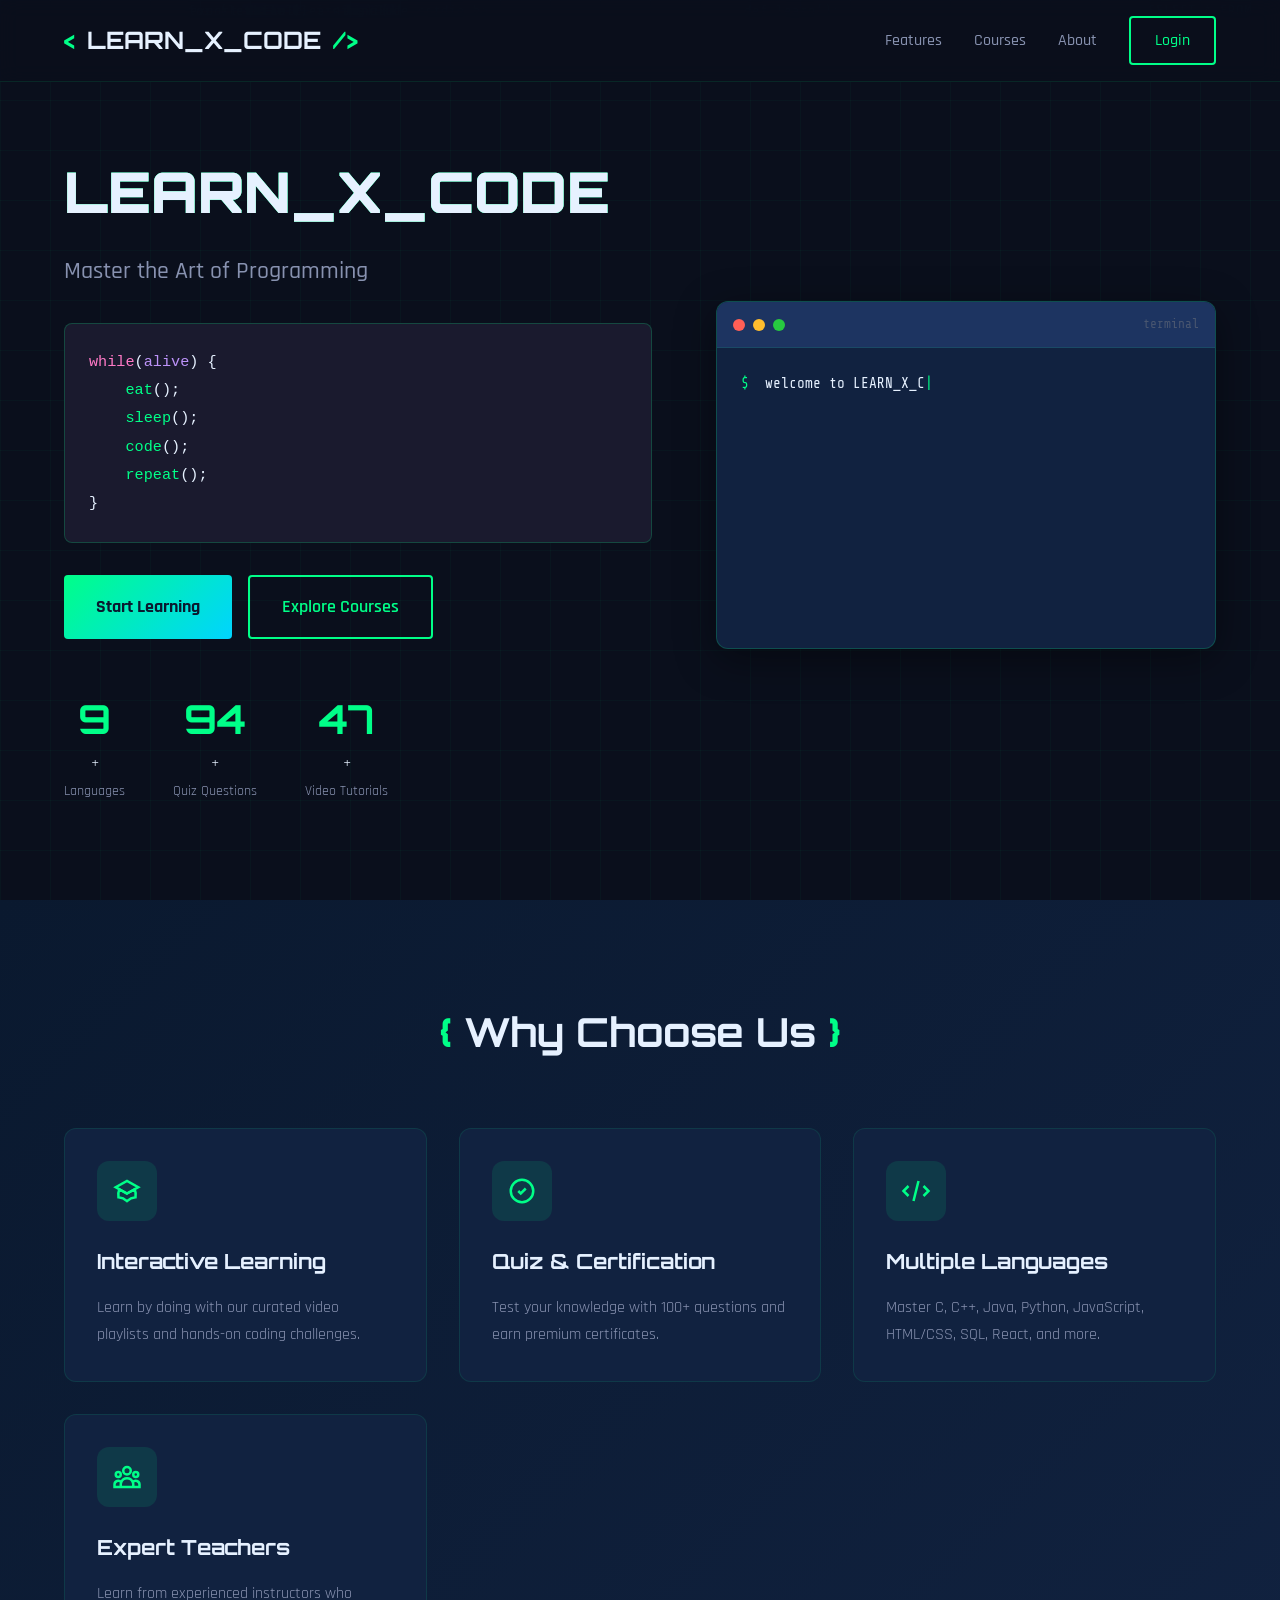
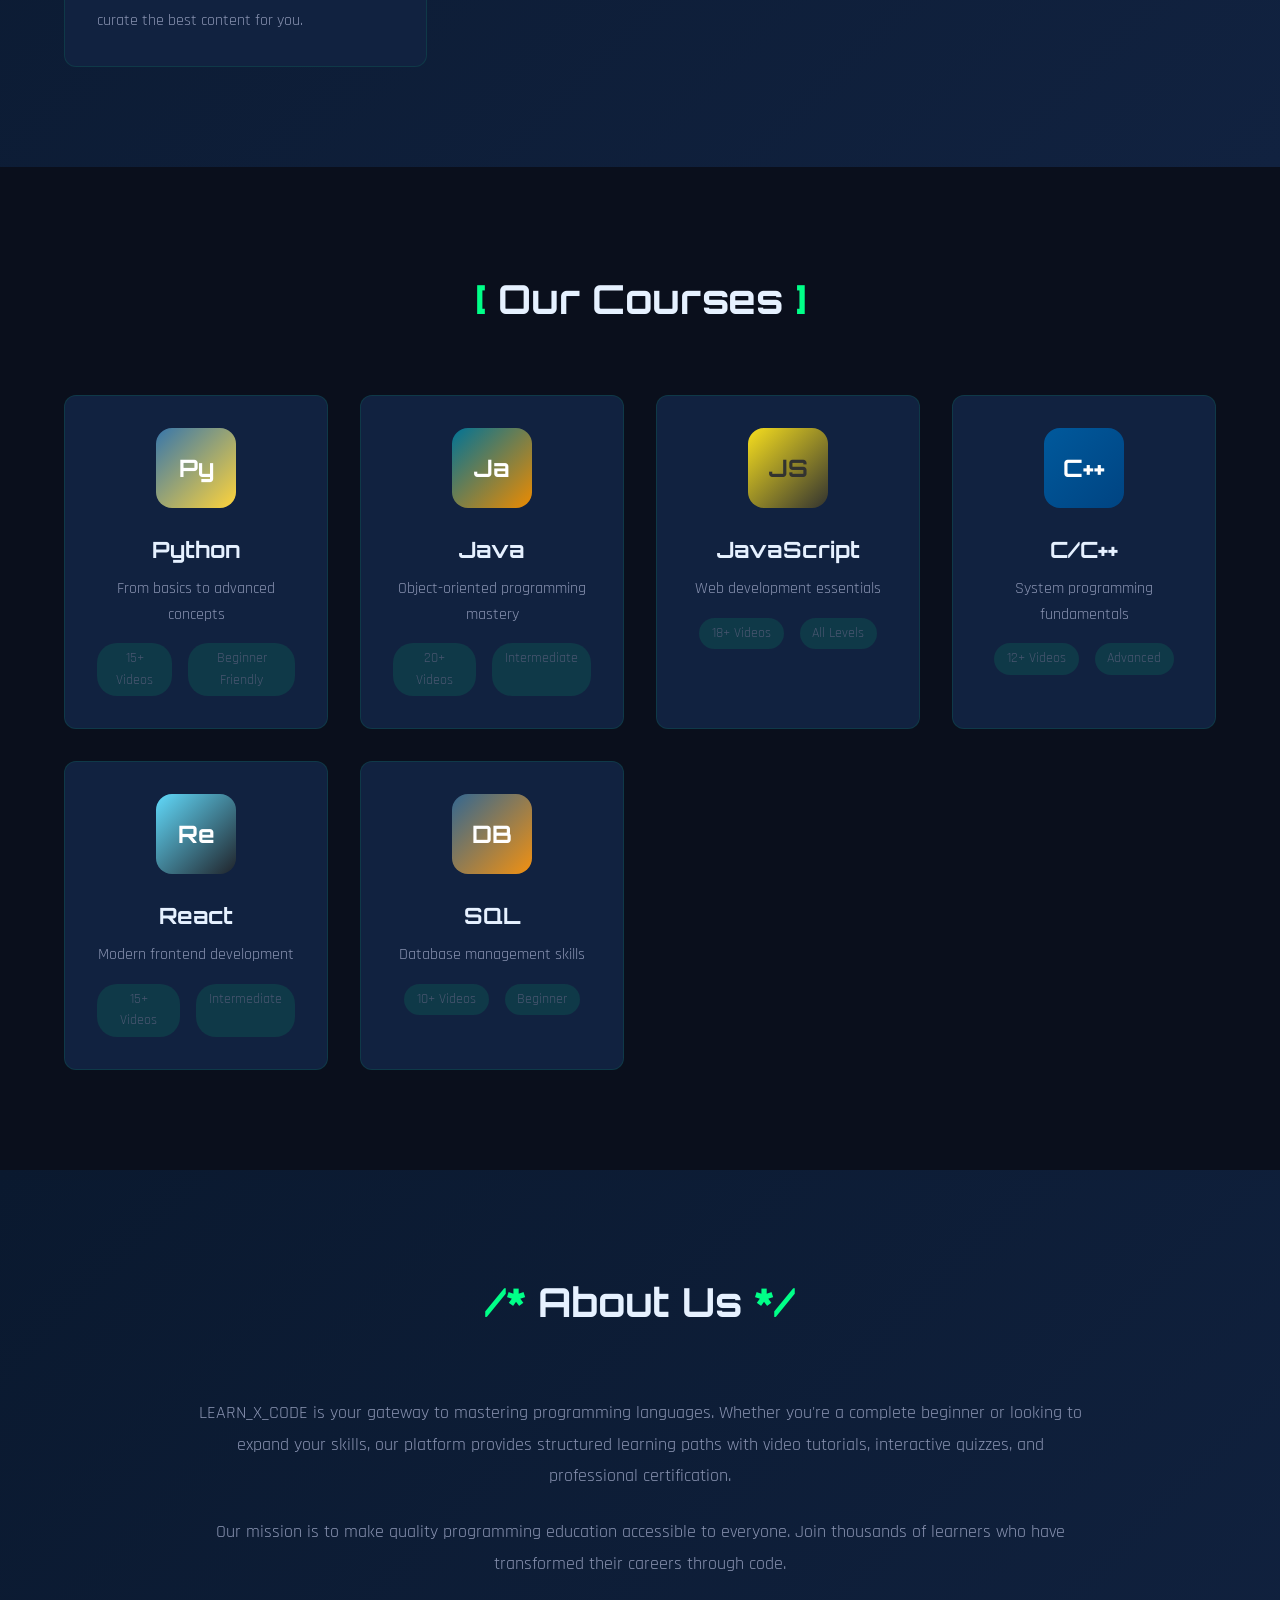
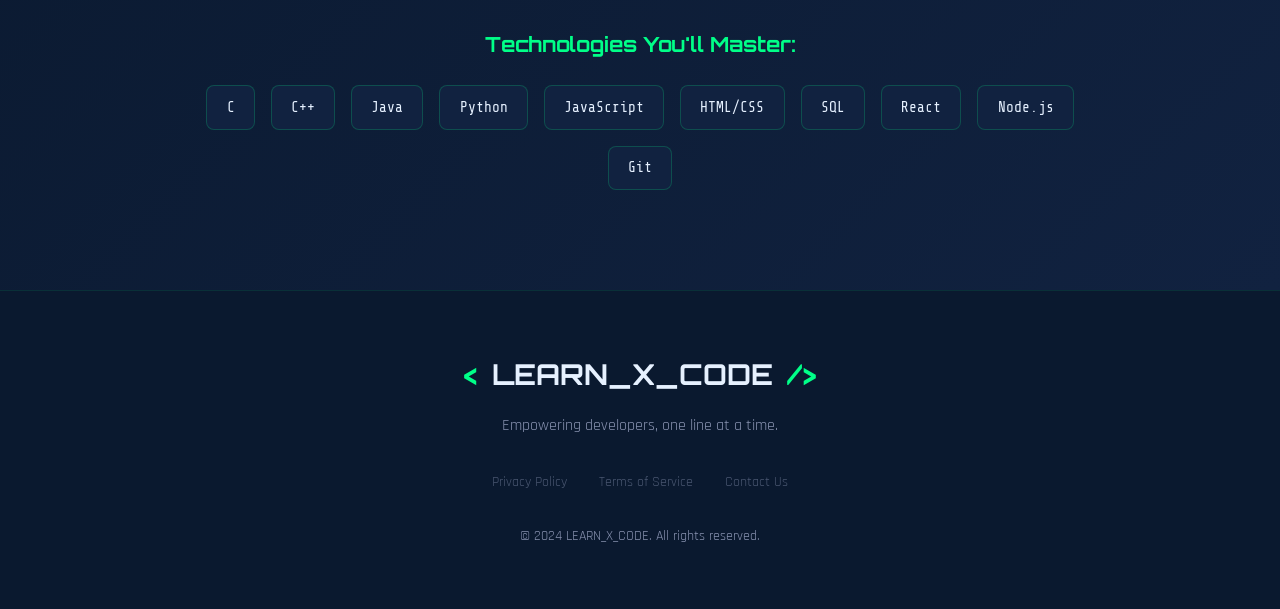
<file: b_ZIWbh2hEaQ6 2/frontend/index.html>
<!DOCTYPE html>
<html lang="en">
<head>
    <meta charset="UTF-8">
    <meta name="viewport" content="width=device-width, initial-scale=1.0">
    <title>LEARN_X_CODE - Master Programming</title>
    <link rel="stylesheet" href="css/style.css">
    <link href="https://fonts.googleapis.com/css2?family=Orbitron:wght@400;700;900&family=Rajdhani:wght@300;400;500;600;700&family=Share+Tech+Mono&display=swap" rel="stylesheet">
</head>
<body class="landing-page">
    <!-- Animated Background -->
    <div class="cyber-grid"></div>
    <div class="floating-code" id="floatingCode"></div>
    
    <!-- Navigation -->
    <nav class="navbar">
        <div class="logo">
            <span class="logo-bracket">&lt;</span>
            <span class="logo-text">LEARN_X_CODE</span>
            <span class="logo-bracket">/&gt;</span>
        </div>
        <div class="nav-links">
            <a href="#features">Features</a>
            <a href="#courses">Courses</a>
            <a href="#about">About</a>
            <a href="login.html" class="btn-nav">Login</a>
        </div>
    </nav>

    <!-- Hero Section -->
    <section class="hero">
        <div class="hero-content">
            <div class="glitch-container">
                <h1 class="glitch" data-text="LEARN_X_CODE">LEARN_X_CODE</h1>
            </div>
            <p class="tagline typing-effect">Master the Art of Programming</p>
            <div class="code-snippet">
                <pre><code><span class="keyword">while</span>(<span class="variable">alive</span>) {
    <span class="function">eat</span>();
    <span class="function">sleep</span>();
    <span class="function">code</span>();
    <span class="function">repeat</span>();
}</code></pre>
            </div>
            <div class="hero-buttons">
                <a href="login.html" class="btn-primary pulse">
                    <span>Start Learning</span>
                    <div class="btn-glow"></div>
                </a>
                <a href="#courses" class="btn-secondary">
                    <span>Explore Courses</span>
                </a>
            </div>
            <div class="stats-bar">
                <div class="stat">
                    <span class="stat-number" data-count="10">0</span>+
                    <span class="stat-label">Languages</span>
                </div>
                <div class="stat">
                    <span class="stat-number" data-count="100">0</span>+
                    <span class="stat-label">Quiz Questions</span>
                </div>
                <div class="stat">
                    <span class="stat-number" data-count="50">0</span>+
                    <span class="stat-label">Video Tutorials</span>
                </div>
            </div>
        </div>
        <div class="hero-visual">
            <div class="terminal">
                <div class="terminal-header">
                    <span class="terminal-btn red"></span>
                    <span class="terminal-btn yellow"></span>
                    <span class="terminal-btn green"></span>
                    <span class="terminal-title">terminal</span>
                </div>
                <div class="terminal-body" id="terminalBody">
                    <p><span class="prompt">$</span> <span class="typing" id="terminalTyping"></span><span class="cursor">|</span></p>
                </div>
            </div>
        </div>
    </section>

    <!-- Features Section -->
    <section id="features" class="features">
        <h2 class="section-title">
            <span class="bracket">{</span> Why Choose Us <span class="bracket">}</span>
        </h2>
        <div class="features-grid">
            <div class="feature-card">
                <div class="feature-icon">
                    <svg viewBox="0 0 24 24" fill="none" stroke="currentColor" stroke-width="2">
                        <path d="M12 14l9-5-9-5-9 5 9 5z"/>
                        <path d="M12 14l6.16-3.422a12.083 12.083 0 01.665 6.479A11.952 11.952 0 0012 20.055a11.952 11.952 0 00-6.824-2.998 12.078 12.078 0 01.665-6.479L12 14z"/>
                    </svg>
                </div>
                <h3>Interactive Learning</h3>
                <p>Learn by doing with our curated video playlists and hands-on coding challenges.</p>
            </div>
            <div class="feature-card">
                <div class="feature-icon">
                    <svg viewBox="0 0 24 24" fill="none" stroke="currentColor" stroke-width="2">
                        <path d="M9 12l2 2 4-4m6 2a9 9 0 11-18 0 9 9 0 0118 0z"/>
                    </svg>
                </div>
                <h3>Quiz & Certification</h3>
                <p>Test your knowledge with 100+ questions and earn premium certificates.</p>
            </div>
            <div class="feature-card">
                <div class="feature-icon">
                    <svg viewBox="0 0 24 24" fill="none" stroke="currentColor" stroke-width="2">
                        <path d="M10 20l4-16m4 4l4 4-4 4M6 16l-4-4 4-4"/>
                    </svg>
                </div>
                <h3>Multiple Languages</h3>
                <p>Master C, C++, Java, Python, JavaScript, HTML/CSS, SQL, React, and more.</p>
            </div>
            <div class="feature-card">
                <div class="feature-icon">
                    <svg viewBox="0 0 24 24" fill="none" stroke="currentColor" stroke-width="2">
                        <path d="M17 20h5v-2a3 3 0 00-5.356-1.857M17 20H7m10 0v-2c0-.656-.126-1.283-.356-1.857M7 20H2v-2a3 3 0 015.356-1.857M7 20v-2c0-.656.126-1.283.356-1.857m0 0a5.002 5.002 0 019.288 0M15 7a3 3 0 11-6 0 3 3 0 016 0zm6 3a2 2 0 11-4 0 2 2 0 014 0zM7 10a2 2 0 11-4 0 2 2 0 014 0z"/>
                    </svg>
                </div>
                <h3>Expert Teachers</h3>
                <p>Learn from experienced instructors who curate the best content for you.</p>
            </div>
        </div>
    </section>

    <!-- Courses Section -->
    <section id="courses" class="courses">
        <h2 class="section-title">
            <span class="bracket">[</span> Our Courses <span class="bracket">]</span>
        </h2>
        <div class="courses-carousel">
            <div class="course-card" data-lang="python">
                <div class="course-icon python">
                    <span>Py</span>
                </div>
                <h3>Python</h3>
                <p>From basics to advanced concepts</p>
                <div class="course-meta">
                    <span>15+ Videos</span>
                    <span>Beginner Friendly</span>
                </div>
            </div>
            <div class="course-card" data-lang="java">
                <div class="course-icon java">
                    <span>Ja</span>
                </div>
                <h3>Java</h3>
                <p>Object-oriented programming mastery</p>
                <div class="course-meta">
                    <span>20+ Videos</span>
                    <span>Intermediate</span>
                </div>
            </div>
            <div class="course-card" data-lang="javascript">
                <div class="course-icon javascript">
                    <span>JS</span>
                </div>
                <h3>JavaScript</h3>
                <p>Web development essentials</p>
                <div class="course-meta">
                    <span>18+ Videos</span>
                    <span>All Levels</span>
                </div>
            </div>
            <div class="course-card" data-lang="cpp">
                <div class="course-icon cpp">
                    <span>C++</span>
                </div>
                <h3>C/C++</h3>
                <p>System programming fundamentals</p>
                <div class="course-meta">
                    <span>12+ Videos</span>
                    <span>Advanced</span>
                </div>
            </div>
            <div class="course-card" data-lang="react">
                <div class="course-icon react">
                    <span>Re</span>
                </div>
                <h3>React</h3>
                <p>Modern frontend development</p>
                <div class="course-meta">
                    <span>15+ Videos</span>
                    <span>Intermediate</span>
                </div>
            </div>
            <div class="course-card" data-lang="sql">
                <div class="course-icon sql">
                    <span>DB</span>
                </div>
                <h3>SQL</h3>
                <p>Database management skills</p>
                <div class="course-meta">
                    <span>10+ Videos</span>
                    <span>Beginner</span>
                </div>
            </div>
        </div>
    </section>

    <!-- About Section -->
    <section id="about" class="about">
        <div class="about-content">
            <h2 class="section-title">
                <span class="bracket">/*</span> About Us <span class="bracket">*/</span>
            </h2>
            <div class="about-text">
                <p>LEARN_X_CODE is your gateway to mastering programming languages. Whether you're a complete beginner or looking to expand your skills, our platform provides structured learning paths with video tutorials, interactive quizzes, and professional certification.</p>
                <p>Our mission is to make quality programming education accessible to everyone. Join thousands of learners who have transformed their careers through code.</p>
            </div>
            <div class="tech-stack">
                <h3>Technologies You'll Master:</h3>
                <div class="tech-icons">
                    <span class="tech-badge">C</span>
                    <span class="tech-badge">C++</span>
                    <span class="tech-badge">Java</span>
                    <span class="tech-badge">Python</span>
                    <span class="tech-badge">JavaScript</span>
                    <span class="tech-badge">HTML/CSS</span>
                    <span class="tech-badge">SQL</span>
                    <span class="tech-badge">React</span>
                    <span class="tech-badge">Node.js</span>
                    <span class="tech-badge">Git</span>
                </div>
            </div>
        </div>
    </section>

    <!-- Footer -->
    <footer class="footer">
        <div class="footer-content">
            <div class="footer-logo">
                <span class="logo-bracket">&lt;</span>
                <span class="logo-text">LEARN_X_CODE</span>
                <span class="logo-bracket">/&gt;</span>
            </div>
            <p>Empowering developers, one line at a time.</p>
            <div class="footer-links">
                <a href="#">Privacy Policy</a>
                <a href="#">Terms of Service</a>
                <a href="#">Contact Us</a>
            </div>
            <p class="copyright">&copy; 2024 LEARN_X_CODE. All rights reserved.</p>
        </div>
    </footer>

    <script src="js/landing.js"></script>
</body>
</html>
</file>
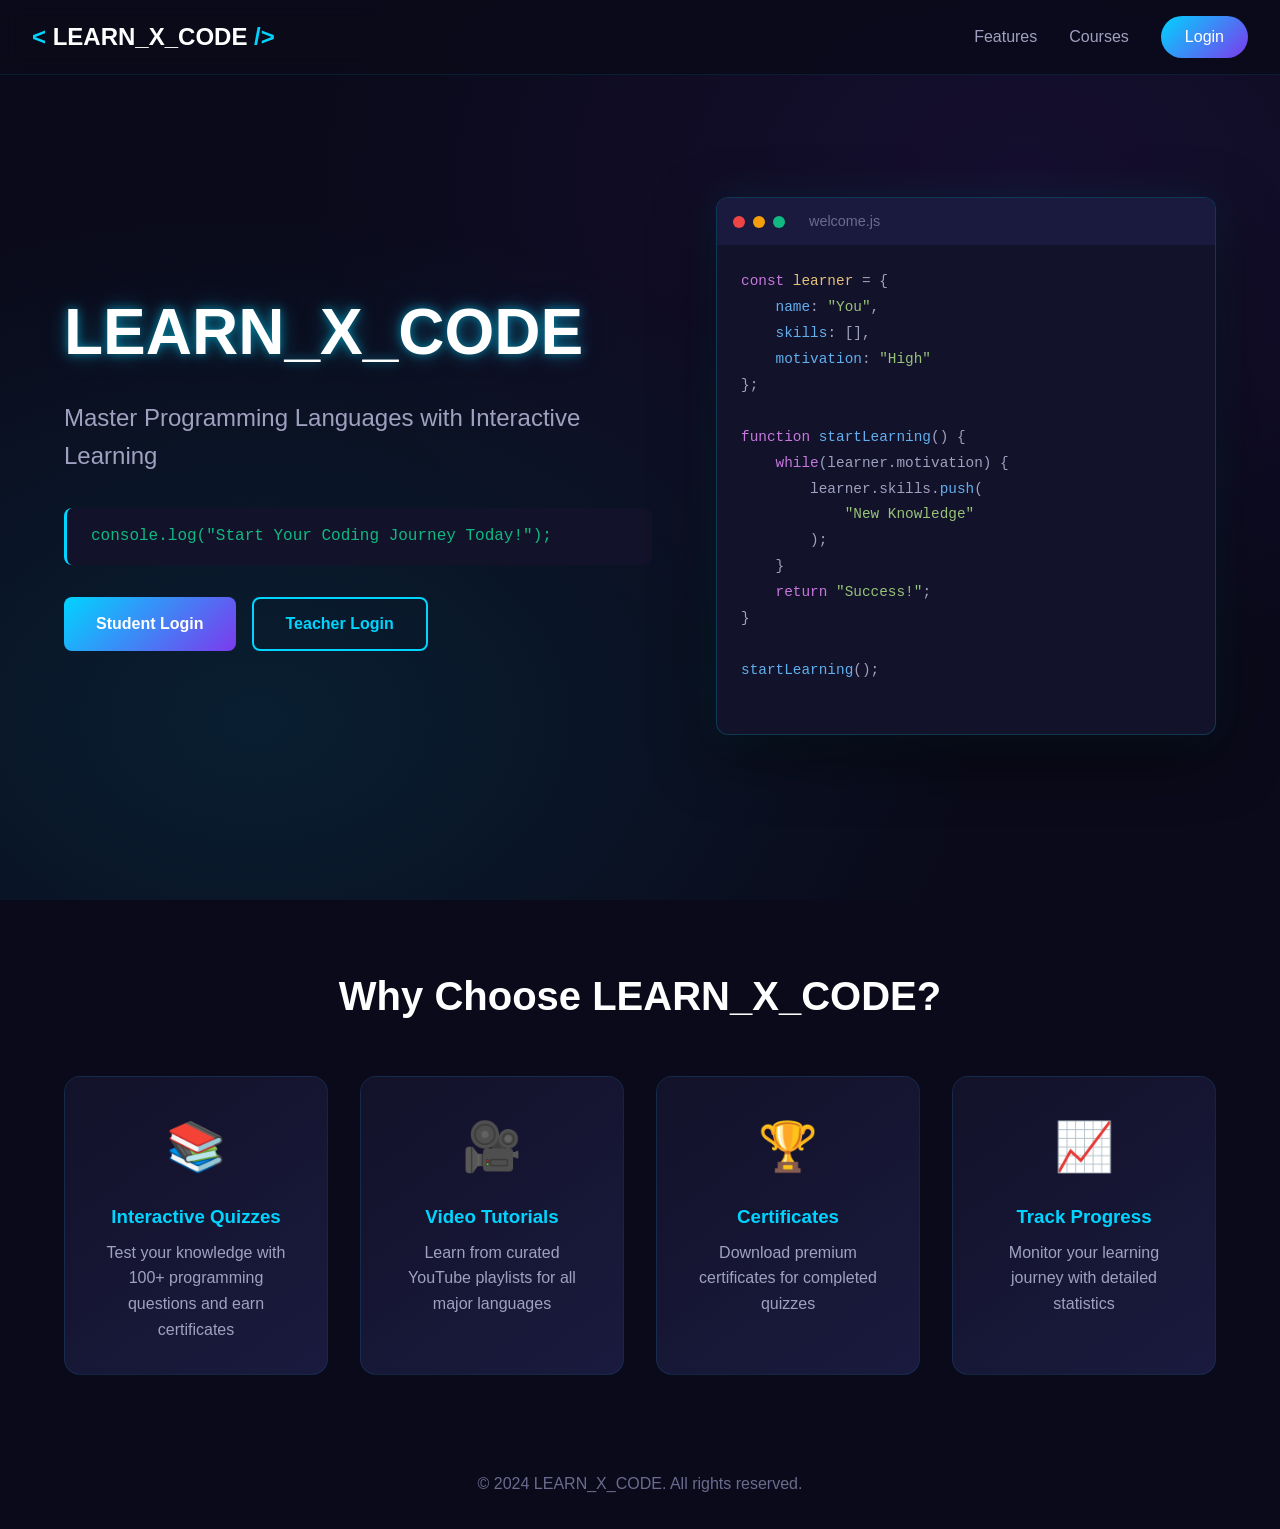
<file: b_ZIWbh2hEaQ6 2/public/learn-x-code/index.html>
<!DOCTYPE html>
<html lang="en">
<head>
    <meta charset="UTF-8">
    <meta name="viewport" content="width=device-width, initial-scale=1.0">
    <title>LEARN_X_CODE - Master Programming</title>
    <link rel="stylesheet" href="style.css">
</head>
<body>
    <!-- Opening Page - Techy Design -->
    <div class="landing-page" id="landingPage">
        <!-- Animated Background -->
        <div class="bg-animation">
            <div class="code-rain"></div>
        </div>

        <!-- Navigation -->
        <nav class="navbar">
            <div class="logo">
                <span class="logo-bracket">&lt;</span>
                <span class="logo-text">LEARN_X_CODE</span>
                <span class="logo-bracket">/&gt;</span>
            </div>
            <div class="nav-links">
                <a href="#features">Features</a>
                <a href="#courses">Courses</a>
                <a href="#login" class="btn-nav">Login</a>
            </div>
        </nav>

        <!-- Hero Section -->
        <section class="hero">
            <div class="hero-content">
                <h1 class="glitch" data-text="LEARN_X_CODE">LEARN_X_CODE</h1>
                <p class="tagline">Master Programming Languages with Interactive Learning</p>
                <div class="typing-effect">
                    <span class="code-line">console.log("Start Your Coding Journey Today!");</span>
                </div>
                <div class="hero-buttons">
                    <button class="btn-primary" onclick="showLogin('student')">Student Login</button>
                    <button class="btn-secondary" onclick="showLogin('teacher')">Teacher Login</button>
                </div>
            </div>
            <div class="hero-visual">
                <div class="code-window">
                    <div class="window-header">
                        <span class="dot red"></span>
                        <span class="dot yellow"></span>
                        <span class="dot green"></span>
                        <span class="file-name">welcome.js</span>
                    </div>
                    <pre class="code-content">
<span class="keyword">const</span> <span class="variable">learner</span> = {
    <span class="property">name</span>: <span class="string">"You"</span>,
    <span class="property">skills</span>: [],
    <span class="property">motivation</span>: <span class="string">"High"</span>
};

<span class="keyword">function</span> <span class="function">startLearning</span>() {
    <span class="keyword">while</span>(learner.motivation) {
        learner.skills.<span class="function">push</span>(
            <span class="string">"New Knowledge"</span>
        );
    }
    <span class="keyword">return</span> <span class="string">"Success!"</span>;
}

<span class="function">startLearning</span>();
                    </pre>
                </div>
            </div>
        </section>

        <!-- Features Section -->
        <section class="features" id="features">
            <h2>Why Choose LEARN_X_CODE?</h2>
            <div class="features-grid">
                <div class="feature-card">
                    <div class="feature-icon">&#128218;</div>
                    <h3>Interactive Quizzes</h3>
                    <p>Test your knowledge with 100+ programming questions and earn certificates</p>
                </div>
                <div class="feature-card">
                    <div class="feature-icon">&#127909;</div>
                    <h3>Video Tutorials</h3>
                    <p>Learn from curated YouTube playlists for all major languages</p>
                </div>
                <div class="feature-card">
                    <div class="feature-icon">&#127942;</div>
                    <h3>Certificates</h3>
                    <p>Download premium certificates for completed quizzes</p>
                </div>
                <div class="feature-card">
                    <div class="feature-icon">&#128200;</div>
                    <h3>Track Progress</h3>
                    <p>Monitor your learning journey with detailed statistics</p>
                </div>
            </div>
        </section>

        <!-- Login Modal -->
        <div class="modal" id="loginModal">
            <div class="modal-content">
                <button class="close-btn" onclick="closeLogin()">&times;</button>
                <div class="modal-header">
                    <div class="modal-icon" id="modalIcon">&#128100;</div>
                    <h2 id="modalTitle">Student Login</h2>
                </div>
                <form id="loginForm" onsubmit="handleLogin(event)">
                    <div class="input-group">
                        <label for="email">Email</label>
                        <input type="email" id="email" placeholder="Enter your email" required>
                        <span class="input-icon">&#9993;</span>
                    </div>
                    <div class="input-group">
                        <label for="password">Password</label>
                        <input type="password" id="password" placeholder="Enter password" required>
                        <span class="input-icon">&#128274;</span>
                    </div>
                    <input type="hidden" id="userType" value="student">
                    <button type="submit" class="btn-login">
                        <span>Login</span>
                        <span class="btn-arrow">&#10132;</span>
                    </button>
                </form>
                <div class="login-footer">
                    <p>Demo Credentials:</p>
                    <p class="demo-creds">Student: lasya1@gmail.com | Teacher: lasya2@gmail.com</p>
                    <p class="demo-creds">Password: mamali</p>
                </div>
            </div>
        </div>

        <!-- Footer -->
        <footer class="footer">
            <p>&copy; 2024 LEARN_X_CODE. All rights reserved.</p>
        </footer>
    </div>

    <script src="script.js"></script>
</body>
</html>
</file>
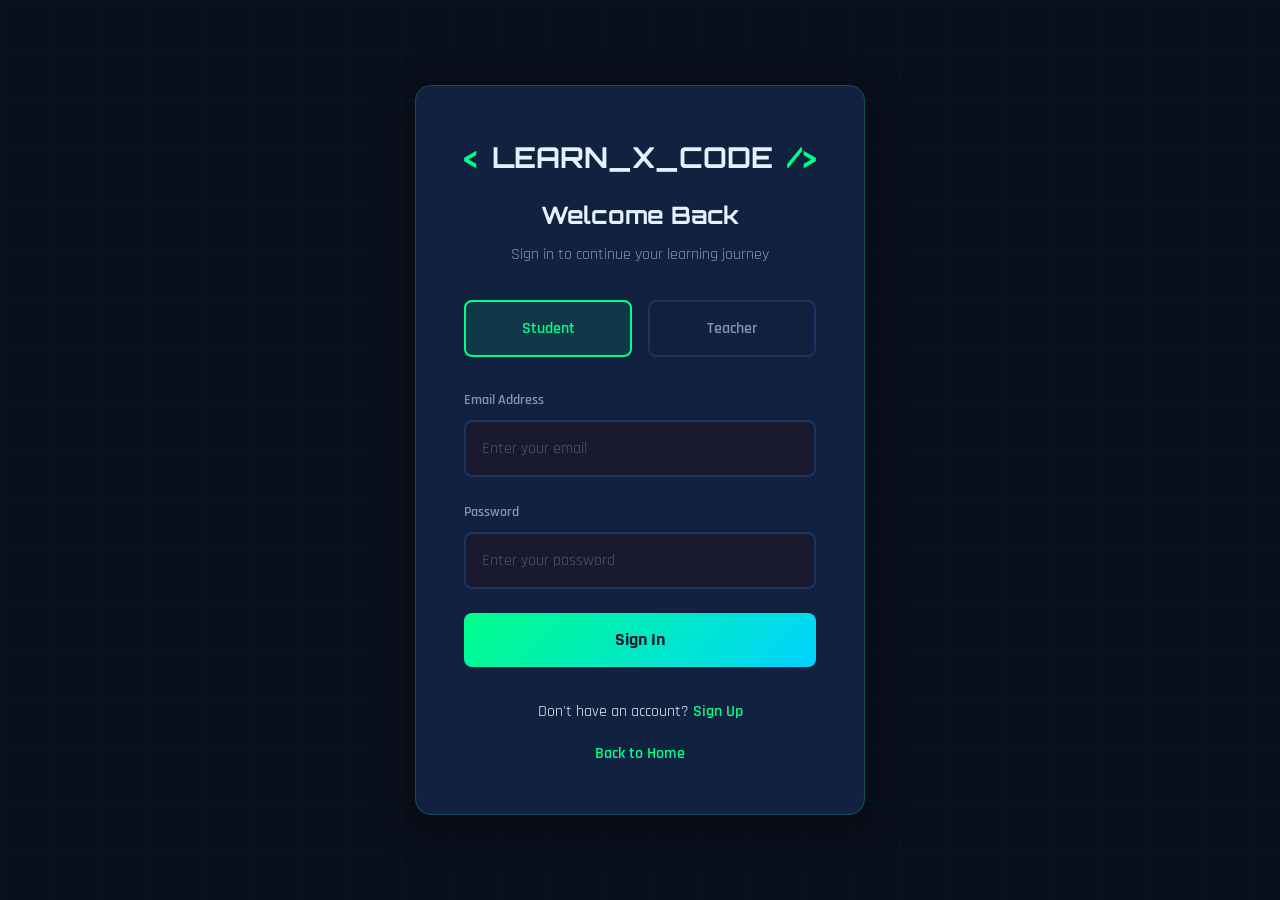
<file: b_ZIWbh2hEaQ6 2/frontend/login.html>
<!DOCTYPE html>
<html lang="en">
<head>
    <meta charset="UTF-8">
    <meta name="viewport" content="width=device-width, initial-scale=1.0">
    <title>Login - LEARN_X_CODE</title>
    <link rel="stylesheet" href="css/style.css">
    <link href="https://fonts.googleapis.com/css2?family=Orbitron:wght@400;700;900&family=Rajdhani:wght@300;400;500;600;700&family=Share+Tech+Mono&display=swap" rel="stylesheet">
</head>
<body class="login-page">
    <!-- Animated Background -->
    <div class="cyber-grid"></div>

    <div class="login-container">
        <div class="login-card">
            <div class="login-header">
                <div class="logo">
                    <span class="logo-bracket">&lt;</span>
                    <span class="logo-text">LEARN_X_CODE</span>
                    <span class="logo-bracket">/&gt;</span>
                </div>
                <h2>Welcome Back</h2>
                <p>Sign in to continue your learning journey</p>
            </div>

            <!-- Role Selection Tabs -->
            <div class="role-tabs">
                <button class="role-tab active" data-role="student">
                    Student
                </button>
                <button class="role-tab" data-role="teacher">
                    Teacher
                </button>
            </div>

            <!-- Error Message -->
            <div class="error-message" id="errorMessage">
                Invalid email or password. Please try again.
            </div>

            <!-- Login Form -->
            <form id="loginForm">
                <input type="hidden" id="userRole" value="student">
                
                <div class="form-group">
                    <label for="email">Email Address</label>
                    <input type="email" id="email" name="email" placeholder="Enter your email" required>
                </div>

                <div class="form-group">
                    <label for="password">Password</label>
                    <input type="password" id="password" name="password" placeholder="Enter your password" required>
                </div>

                <button type="submit" class="btn-login">
                    Sign In
                </button>
            </form>

            <div class="login-footer">
                <p>Don't have an account? <a href="register.html">Sign Up</a></p>
                <p style="margin-top: 1rem;"><a href="index.html">Back to Home</a></p>
            </div>
        </div>
    </div>

    <script src="js/auth.js"></script>
</body>
</html>
</file>
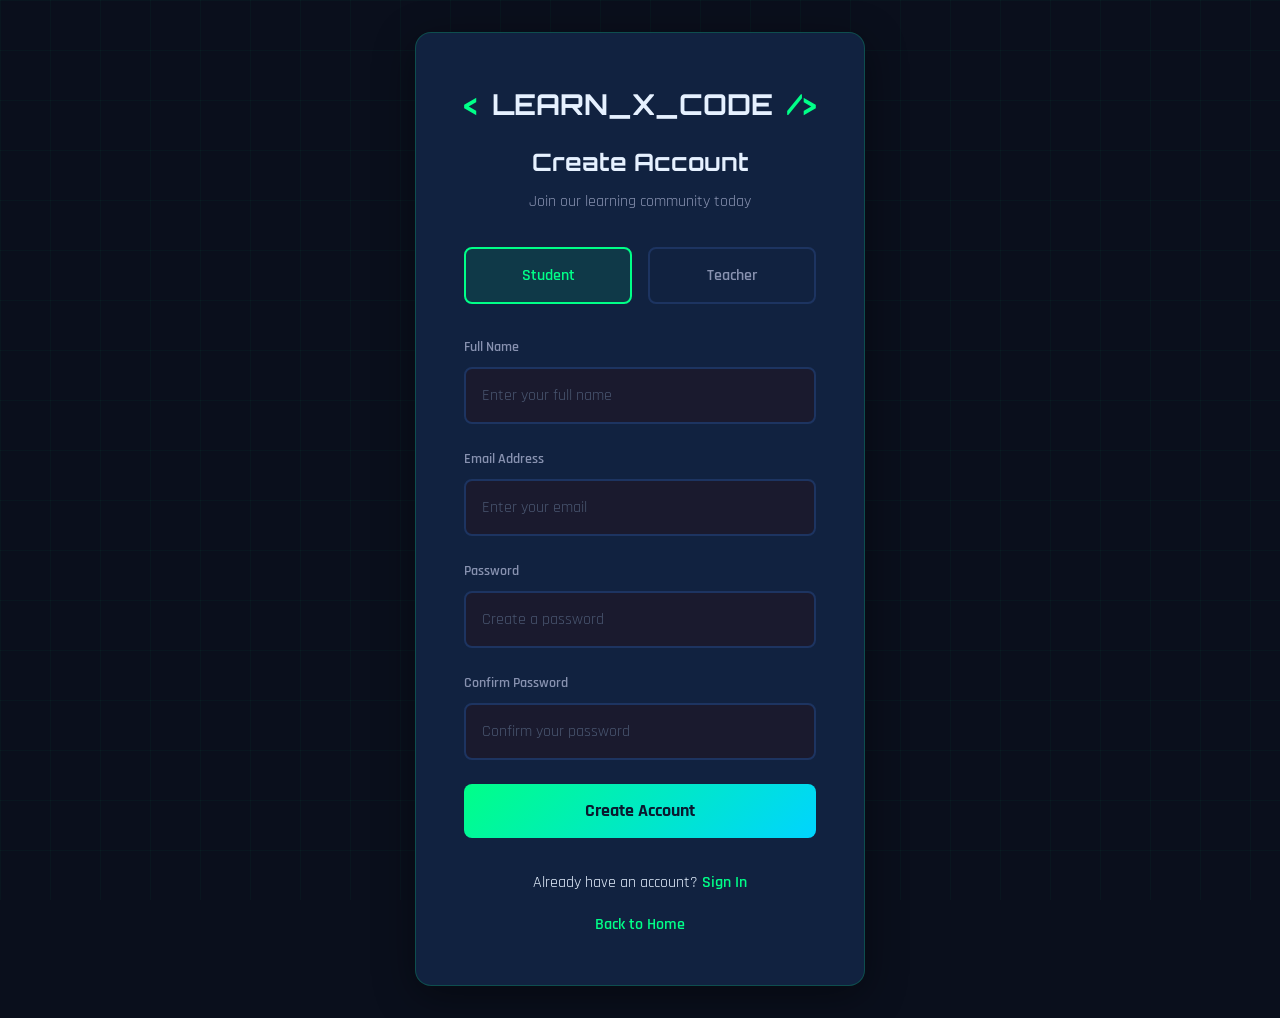
<file: b_ZIWbh2hEaQ6 2/frontend/register.html>
<!DOCTYPE html>
<html lang="en">
<head>
    <meta charset="UTF-8">
    <meta name="viewport" content="width=device-width, initial-scale=1.0">
    <title>Register - LEARN_X_CODE</title>
    <link rel="stylesheet" href="css/style.css">
    <link href="https://fonts.googleapis.com/css2?family=Orbitron:wght@400;700;900&family=Rajdhani:wght@300;400;500;600;700&family=Share+Tech+Mono&display=swap" rel="stylesheet">
</head>
<body class="login-page">
    <!-- Animated Background -->
    <div class="cyber-grid"></div>

    <div class="login-container">
        <div class="login-card">
            <div class="login-header">
                <div class="logo">
                    <span class="logo-bracket">&lt;</span>
                    <span class="logo-text">LEARN_X_CODE</span>
                    <span class="logo-bracket">/&gt;</span>
                </div>
                <h2>Create Account</h2>
                <p>Join our learning community today</p>
            </div>

            <!-- Role Selection Tabs -->
            <div class="role-tabs">
                <button class="role-tab active" data-role="student">
                    Student
                </button>
                <button class="role-tab" data-role="teacher">
                    Teacher
                </button>
            </div>

            <!-- Error Message -->
            <div class="error-message" id="errorMessage">
                Registration failed. Please try again.
            </div>

            <!-- Success Message -->
            <div class="error-message" id="successMessage" style="background: rgba(0, 255, 136, 0.1); border-color: var(--success); color: var(--success);">
                Registration successful!
            </div>

            <!-- Register Form -->
            <form id="registerForm">
                <input type="hidden" id="userRole" value="student">
                
                <div class="form-group">
                    <label for="name">Full Name</label>
                    <input type="text" id="name" name="name" placeholder="Enter your full name" required>
                </div>

                <div class="form-group">
                    <label for="email">Email Address</label>
                    <input type="email" id="email" name="email" placeholder="Enter your email" required>
                </div>

                <div class="form-group">
                    <label for="password">Password</label>
                    <input type="password" id="password" name="password" placeholder="Create a password" required minlength="6">
                </div>

                <div class="form-group">
                    <label for="confirmPassword">Confirm Password</label>
                    <input type="password" id="confirmPassword" name="confirmPassword" placeholder="Confirm your password" required>
                </div>

                <button type="submit" class="btn-login">
                    Create Account
                </button>
            </form>

            <div class="login-footer">
                <p>Already have an account? <a href="login.html">Sign In</a></p>
                <p style="margin-top: 1rem;"><a href="index.html">Back to Home</a></p>
            </div>
        </div>
    </div>

    <script src="js/auth.js"></script>
</body>
</html>
</file>
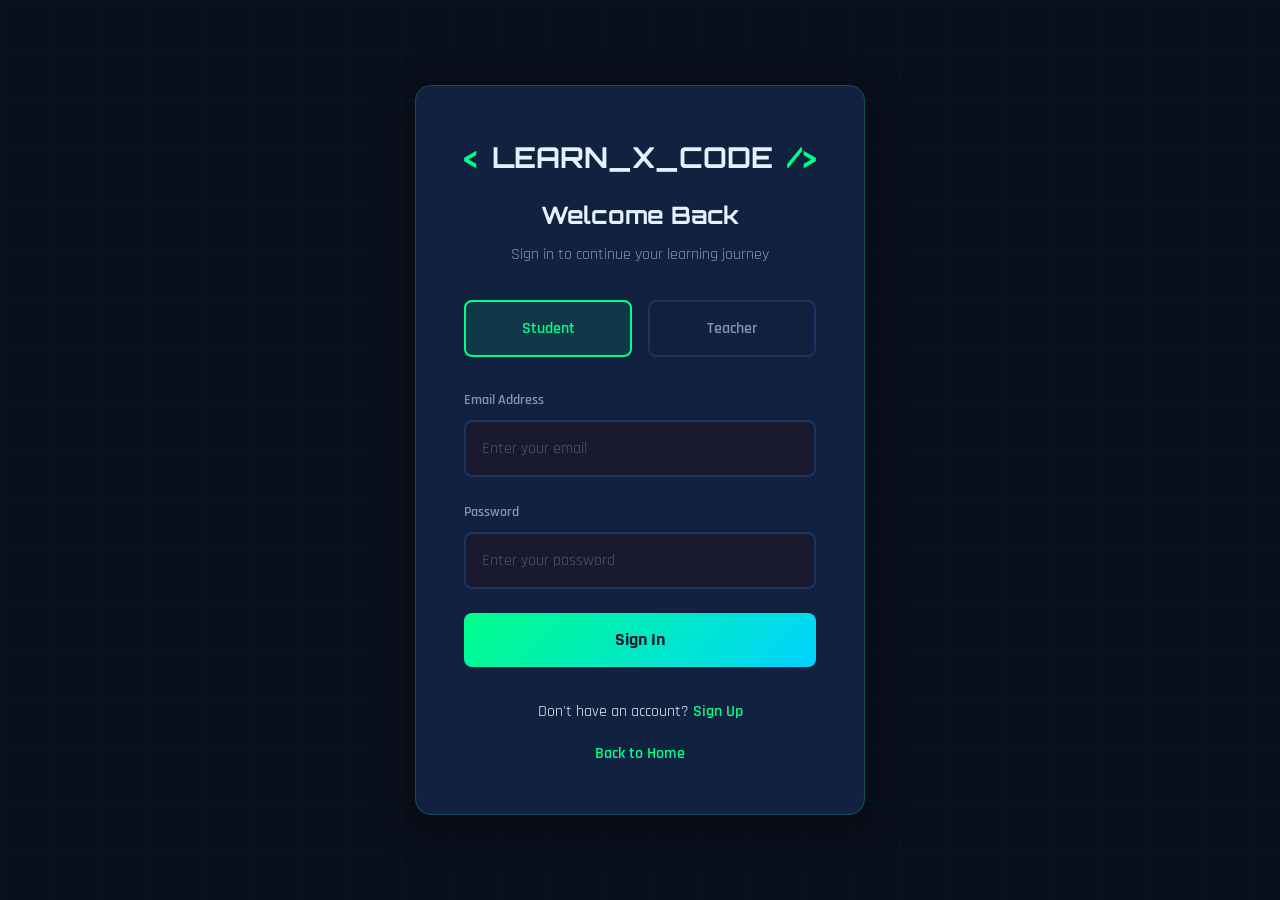
<file: b_ZIWbh2hEaQ6 2/frontend/student-dashboard.html>
<!DOCTYPE html>
<html lang="en">
<head>
    <meta charset="UTF-8">
    <meta name="viewport" content="width=device-width, initial-scale=1.0">
    <title>Student Dashboard - LEARN_X_CODE</title>
    <link rel="stylesheet" href="css/style.css">
    <link href="https://fonts.googleapis.com/css2?family=Orbitron:wght@400;700;900&family=Rajdhani:wght@300;400;500;600;700&family=Share+Tech+Mono&display=swap" rel="stylesheet">
</head>
<body class="dashboard-page">
    <!-- Animated Background -->
    <div class="cyber-grid"></div>

    <!-- Sidebar -->
    <aside class="sidebar" id="sidebar">
        <div class="sidebar-header">
            <div class="logo">
                <span class="logo-bracket">&lt;</span>
                <span class="logo-text">LEARN_X_CODE</span>
                <span class="logo-bracket">/&gt;</span>
            </div>
            <div class="user-info">
                <div class="user-avatar" id="userAvatar">LS</div>
                <div class="user-name" id="userName">Lasya Student</div>
                <div class="user-role">Student</div>
            </div>
        </div>

        <nav class="sidebar-nav">
            <a href="#" class="nav-item active" data-section="dashboard">
                <svg viewBox="0 0 24 24" fill="none" stroke="currentColor" stroke-width="2">
                    <path d="M3 9l9-7 9 7v11a2 2 0 01-2 2H5a2 2 0 01-2-2z"/>
                    <polyline points="9,22 9,12 15,12 15,22"/>
                </svg>
                <span>Dashboard</span>
            </a>
            <a href="#" class="nav-item" data-section="courses">
                <svg viewBox="0 0 24 24" fill="none" stroke="currentColor" stroke-width="2">
                    <path d="M4 19.5A2.5 2.5 0 016.5 17H20"/>
                    <path d="M6.5 2H20v20H6.5A2.5 2.5 0 014 19.5v-15A2.5 2.5 0 016.5 2z"/>
                </svg>
                <span>Courses</span>
            </a>
            <a href="#" class="nav-item" data-section="quiz">
                <svg viewBox="0 0 24 24" fill="none" stroke="currentColor" stroke-width="2">
                    <path d="M9 11l3 3L22 4"/>
                    <path d="M21 12v7a2 2 0 01-2 2H5a2 2 0 01-2-2V5a2 2 0 012-2h11"/>
                </svg>
                <span>Take Quiz</span>
            </a>
            <a href="#" class="nav-item" data-section="certificates">
                <svg viewBox="0 0 24 24" fill="none" stroke="currentColor" stroke-width="2">
                    <circle cx="12" cy="8" r="7"/>
                    <polyline points="8.21,13.89 7,23 12,20 17,23 15.79,13.88"/>
                </svg>
                <span>Certificates</span>
            </a>
            <a href="#" class="nav-item" data-section="progress">
                <svg viewBox="0 0 24 24" fill="none" stroke="currentColor" stroke-width="2">
                    <line x1="12" y1="20" x2="12" y2="10"/>
                    <line x1="18" y1="20" x2="18" y2="4"/>
                    <line x1="6" y1="20" x2="6" y2="16"/>
                </svg>
                <span>My Progress</span>
            </a>
        </nav>

        <div class="sidebar-footer">
            <button class="btn-logout" onclick="auth.logout()">
                <svg viewBox="0 0 24 24" fill="none" stroke="currentColor" stroke-width="2" width="20" height="20">
                    <path d="M9 21H5a2 2 0 01-2-2V5a2 2 0 012-2h4"/>
                    <polyline points="16,17 21,12 16,7"/>
                    <line x1="21" y1="12" x2="9" y2="12"/>
                </svg>
                <span>Logout</span>
            </button>
        </div>
    </aside>

    <!-- Main Content -->
    <main class="main-content">
        <!-- Mobile Menu Toggle -->
        <button class="mobile-menu-toggle" id="menuToggle" style="display:none; position:fixed; top:1rem; left:1rem; z-index:999; background:var(--primary); border:none; padding:0.5rem; border-radius:8px; cursor:pointer;">
            <svg viewBox="0 0 24 24" fill="none" stroke="var(--secondary)" stroke-width="2" width="24" height="24">
                <line x1="3" y1="12" x2="21" y2="12"/>
                <line x1="3" y1="6" x2="21" y2="6"/>
                <line x1="3" y1="18" x2="21" y2="18"/>
            </svg>
        </button>

        <!-- Dashboard Section -->
        <section id="dashboardSection" class="dashboard-section">
            <div class="dashboard-header">
                <h1>Welcome back, <span id="welcomeName">Lasya</span>!</h1>
            </div>

            <!-- Stats -->
            <div class="stats-grid">
                <div class="stat-card">
                    <h3>Courses Enrolled</h3>
                    <div class="value" id="coursesEnrolled">6</div>
                    <div class="label">Programming Languages</div>
                </div>
                <div class="stat-card">
                    <h3>Videos Watched</h3>
                    <div class="value" id="videosWatched">24</div>
                    <div class="label">Total Tutorials</div>
                </div>
                <div class="stat-card">
                    <h3>Quizzes Completed</h3>
                    <div class="value" id="quizzesCompleted">3</div>
                    <div class="label">With Certificates</div>
                </div>
                <div class="stat-card">
                    <h3>Average Score</h3>
                    <div class="value" id="avgScore">85%</div>
                    <div class="label">Quiz Performance</div>
                </div>
            </div>

            <!-- Recent Activity -->
            <div class="content-card">
                <div class="card-header">
                    <h2>Continue Learning</h2>
                </div>
                <div class="card-body">
                    <div class="course-grid">
                        <div class="course-item" onclick="showSection('courses')">
                            <div class="course-item-header">
                                <div class="course-item-icon" style="background: linear-gradient(135deg, #3776AB, #FFD43B);">Py</div>
                                <h3>Python</h3>
                            </div>
                            <p>Continue with Functions and Modules</p>
                            <div class="course-item-meta">
                                <span>Progress: 60%</span>
                                <span>12 videos left</span>
                            </div>
                        </div>
                        <div class="course-item" onclick="showSection('courses')">
                            <div class="course-item-header">
                                <div class="course-item-icon" style="background: linear-gradient(135deg, #F7DF1E, #323330);">JS</div>
                                <h3>JavaScript</h3>
                            </div>
                            <p>Learn DOM Manipulation</p>
                            <div class="course-item-meta">
                                <span>Progress: 40%</span>
                                <span>18 videos left</span>
                            </div>
                        </div>
                        <div class="course-item" onclick="showSection('courses')">
                            <div class="course-item-header">
                                <div class="course-item-icon" style="background: linear-gradient(135deg, #007396, #ED8B00);">Ja</div>
                                <h3>Java</h3>
                            </div>
                            <p>Object Oriented Programming</p>
                            <div class="course-item-meta">
                                <span>Progress: 25%</span>
                                <span>22 videos left</span>
                            </div>
                        </div>
                    </div>
                </div>
            </div>
        </section>

        <!-- Courses Section -->
        <section id="coursesSection" class="dashboard-section hidden">
            <div class="dashboard-header">
                <h1>Available Courses</h1>
            </div>

            <div class="content-card">
                <div class="card-body">
                    <div class="course-grid" id="coursesList">
                        <!-- Courses will be loaded dynamically -->
                    </div>
                </div>
            </div>

            <!-- Course Videos (shown when a course is selected) -->
            <div class="content-card hidden" id="courseVideosCard">
                <div class="card-header">
                    <h2 id="selectedCourseName">Python Videos</h2>
                    <button class="btn-secondary" onclick="hideCourseVideos()" style="padding: 0.5rem 1rem;">
                        Back to Courses
                    </button>
                </div>
                <div class="card-body">
                    <div class="video-list" id="videosList">
                        <!-- Videos will be loaded dynamically -->
                    </div>
                </div>
            </div>
        </section>

        <!-- Quiz Section -->
        <section id="quizSection" class="dashboard-section hidden">
            <div class="dashboard-header">
                <h1>Take a Quiz</h1>
            </div>

            <!-- Quiz Selection -->
            <div class="content-card" id="quizSelectionCard">
                <div class="card-header">
                    <h2>Select a Programming Language</h2>
                </div>
                <div class="card-body">
                    <p style="color: var(--text-secondary); margin-bottom: 1.5rem;">
                        Each quiz contains 5 random questions from a pool of 100+ questions. 
                        Score 60% or higher to earn a certificate!
                    </p>
                    <div class="course-grid">
                        <div class="course-item" onclick="startQuiz('python')">
                            <div class="course-item-header">
                                <div class="course-item-icon" style="background: linear-gradient(135deg, #3776AB, #FFD43B);">Py</div>
                                <h3>Python Quiz</h3>
                            </div>
                            <p>Test your Python knowledge</p>
                            <div class="course-item-meta">
                                <span>5 Questions</span>
                                <span>10 Minutes</span>
                            </div>
                        </div>
                        <div class="course-item" onclick="startQuiz('java')">
                            <div class="course-item-header">
                                <div class="course-item-icon" style="background: linear-gradient(135deg, #007396, #ED8B00);">Ja</div>
                                <h3>Java Quiz</h3>
                            </div>
                            <p>Test your Java knowledge</p>
                            <div class="course-item-meta">
                                <span>5 Questions</span>
                                <span>10 Minutes</span>
                            </div>
                        </div>
                        <div class="course-item" onclick="startQuiz('javascript')">
                            <div class="course-item-header">
                                <div class="course-item-icon" style="background: linear-gradient(135deg, #F7DF1E, #323330);">JS</div>
                                <h3>JavaScript Quiz</h3>
                            </div>
                            <p>Test your JavaScript knowledge</p>
                            <div class="course-item-meta">
                                <span>5 Questions</span>
                                <span>10 Minutes</span>
                            </div>
                        </div>
                        <div class="course-item" onclick="startQuiz('c')">
                            <div class="course-item-header">
                                <div class="course-item-icon" style="background: linear-gradient(135deg, #00599C, #004482);">C</div>
                                <h3>C Programming Quiz</h3>
                            </div>
                            <p>Test your C knowledge</p>
                            <div class="course-item-meta">
                                <span>5 Questions</span>
                                <span>10 Minutes</span>
                            </div>
                        </div>
                        <div class="course-item" onclick="startQuiz('cpp')">
                            <div class="course-item-header">
                                <div class="course-item-icon" style="background: linear-gradient(135deg, #00599C, #004482);">C++</div>
                                <h3>C++ Quiz</h3>
                            </div>
                            <p>Test your C++ knowledge</p>
                            <div class="course-item-meta">
                                <span>5 Questions</span>
                                <span>10 Minutes</span>
                            </div>
                        </div>
                        <div class="course-item" onclick="startQuiz('sql')">
                            <div class="course-item-header">
                                <div class="course-item-icon" style="background: linear-gradient(135deg, #336791, #F29111);">DB</div>
                                <h3>SQL Quiz</h3>
                            </div>
                            <p>Test your SQL knowledge</p>
                            <div class="course-item-meta">
                                <span>5 Questions</span>
                                <span>10 Minutes</span>
                            </div>
                        </div>
                    </div>
                </div>
            </div>

            <!-- Quiz Questions (shown during quiz) -->
            <div class="quiz-container hidden" id="quizQuestionsContainer">
                <div class="quiz-header">
                    <div class="quiz-progress">
                        <span id="quizLanguageName">Python</span>
                        <div class="progress-bar">
                            <div class="progress-fill" id="quizProgressBar" style="width: 20%;"></div>
                        </div>
                        <span id="quizQuestionCount">1/5</span>
                    </div>
                    <div class="quiz-timer" id="quizTimer">10:00</div>
                </div>

                <div class="question-card">
                    <div class="question-number" id="questionNumber">Question 1 of 5</div>
                    <div class="question-text" id="questionText">
                        What is the output of print(2 ** 3)?
                    </div>
                    <div class="options-list" id="optionsList">
                        <!-- Options will be loaded dynamically -->
                    </div>
                </div>

                <div class="quiz-actions">
                    <button class="btn-quiz prev" id="prevBtn" onclick="prevQuestion()">Previous</button>
                    <button class="btn-quiz next" id="nextBtn" onclick="nextQuestion()">Next</button>
                </div>
            </div>

            <!-- Quiz Results (shown after completion) -->
            <div class="result-container hidden" id="quizResultContainer">
                <div class="result-card">
                    <div class="result-icon" id="resultIcon">
                        <svg viewBox="0 0 24 24" fill="none" stroke="currentColor" stroke-width="2">
                            <path d="M22 11.08V12a10 10 0 11-5.93-9.14"/>
                            <polyline points="22,4 12,14.01 9,11.01"/>
                        </svg>
                    </div>
                    <div class="result-score" id="resultScore">80%</div>
                    <div class="result-message" id="resultMessage">Congratulations!</div>
                    <div class="result-details" id="resultDetails">
                        You answered 4 out of 5 questions correctly.
                    </div>
                    <div class="result-actions">
                        <button class="btn-primary" id="getCertificateBtn" onclick="showCertificate()">
                            Get Certificate
                        </button>
                        <button class="btn-secondary" onclick="retakeQuiz()">
                            Retake Quiz
                        </button>
                    </div>
                </div>
            </div>
        </section>

        <!-- Certificates Section -->
        <section id="certificatesSection" class="dashboard-section hidden">
            <div class="dashboard-header">
                <h1>My Certificates</h1>
            </div>

            <div class="content-card">
                <div class="card-body">
                    <div class="course-grid" id="certificatesList">
                        <!-- Certificates will be loaded dynamically -->
                        <div class="course-item" onclick="viewCertificate('python', 85)">
                            <div class="course-item-header">
                                <div class="course-item-icon" style="background: linear-gradient(135deg, #3776AB, #FFD43B);">Py</div>
                                <h3>Python Certificate</h3>
                            </div>
                            <p>Earned on: March 15, 2024</p>
                            <div class="course-item-meta">
                                <span>Score: 85%</span>
                                <span class="badge success">Verified</span>
                            </div>
                        </div>
                    </div>
                </div>
            </div>
        </section>

        <!-- Progress Section -->
        <section id="progressSection" class="dashboard-section hidden">
            <div class="dashboard-header">
                <h1>My Learning Progress</h1>
            </div>

            <div class="stats-grid">
                <div class="stat-card">
                    <h3>Total Study Time</h3>
                    <div class="value">24h</div>
                    <div class="label">This Month</div>
                </div>
                <div class="stat-card">
                    <h3>Courses Completed</h3>
                    <div class="value">2</div>
                    <div class="label">Out of 6</div>
                </div>
                <div class="stat-card">
                    <h3>Current Streak</h3>
                    <div class="value">7</div>
                    <div class="label">Days</div>
                </div>
                <div class="stat-card">
                    <h3>Total Points</h3>
                    <div class="value">1,250</div>
                    <div class="label">XP Earned</div>
                </div>
            </div>

            <div class="content-card">
                <div class="card-header">
                    <h2>Course Progress</h2>
                </div>
                <div class="card-body">
                    <div class="video-list">
                        <div class="video-item">
                            <div class="video-thumbnail" style="background: linear-gradient(135deg, #3776AB, #FFD43B);">
                                <span style="font-family: var(--font-display); font-weight: 700;">Py</span>
                            </div>
                            <div class="video-info">
                                <h4>Python</h4>
                                <p>60% Complete - 12 videos remaining</p>
                                <div class="progress-bar" style="width: 100%; margin-top: 0.5rem;">
                                    <div class="progress-fill" style="width: 60%;"></div>
                                </div>
                            </div>
                        </div>
                        <div class="video-item">
                            <div class="video-thumbnail" style="background: linear-gradient(135deg, #F7DF1E, #323330);">
                                <span style="font-family: var(--font-display); font-weight: 700; color: #323330;">JS</span>
                            </div>
                            <div class="video-info">
                                <h4>JavaScript</h4>
                                <p>40% Complete - 18 videos remaining</p>
                                <div class="progress-bar" style="width: 100%; margin-top: 0.5rem;">
                                    <div class="progress-fill" style="width: 40%;"></div>
                                </div>
                            </div>
                        </div>
                        <div class="video-item">
                            <div class="video-thumbnail" style="background: linear-gradient(135deg, #007396, #ED8B00);">
                                <span style="font-family: var(--font-display); font-weight: 700;">Ja</span>
                            </div>
                            <div class="video-info">
                                <h4>Java</h4>
                                <p>25% Complete - 22 videos remaining</p>
                                <div class="progress-bar" style="width: 100%; margin-top: 0.5rem;">
                                    <div class="progress-fill" style="width: 25%;"></div>
                                </div>
                            </div>
                        </div>
                    </div>
                </div>
            </div>
        </section>
    </main>

    <!-- Certificate Modal -->
    <div class="modal-overlay" id="certificateModal">
        <div class="modal" style="max-width: 900px;">
            <div class="modal-header">
                <h3>Your Certificate</h3>
                <button class="modal-close" onclick="closeCertificateModal()">&times;</button>
            </div>
            <div class="certificate" id="certificateContent">
                <div class="certificate-header">
                    <div class="certificate-logo">
                        <span class="logo-bracket">&lt;</span>
                        <span class="logo-text">LEARN_X_CODE</span>
                        <span class="logo-bracket">/&gt;</span>
                    </div>
                    <h1 class="certificate-title">Certificate of Completion</h1>
                    <p class="certificate-subtitle">This is to certify that</p>
                </div>
                <div class="certificate-body">
                    <div class="certificate-name" id="certName">Lasya Student</div>
                    <p>has successfully completed the</p>
                    <div class="certificate-course" id="certCourse">Python Programming Course</div>
                    <p>with a score of <strong id="certScore">85%</strong></p>
                    <p class="certificate-date" id="certDate">Issued on: March 15, 2024</p>
                </div>
                <div class="certificate-footer">
                    <div class="signature">
                        <div class="signature-line"></div>
                        <div class="signature-name">LEARN_X_CODE Team</div>
                        <div class="signature-title">Platform Director</div>
                    </div>
                    <div class="certificate-id" id="certId">Certificate ID: LXC-2024-001234</div>
                </div>
            </div>
            <div class="certificate-actions" style="margin-top: 1.5rem;">
                <button class="btn-primary" onclick="downloadCertificate()">
                    Download PDF
                </button>
                <button class="btn-secondary" onclick="closeCertificateModal()">
                    Close
                </button>
            </div>
        </div>
    </div>

    <script src="js/auth.js"></script>
    <script src="js/quiz-data.js"></script>
    <script src="js/student.js"></script>
</body>
</html>
</file>
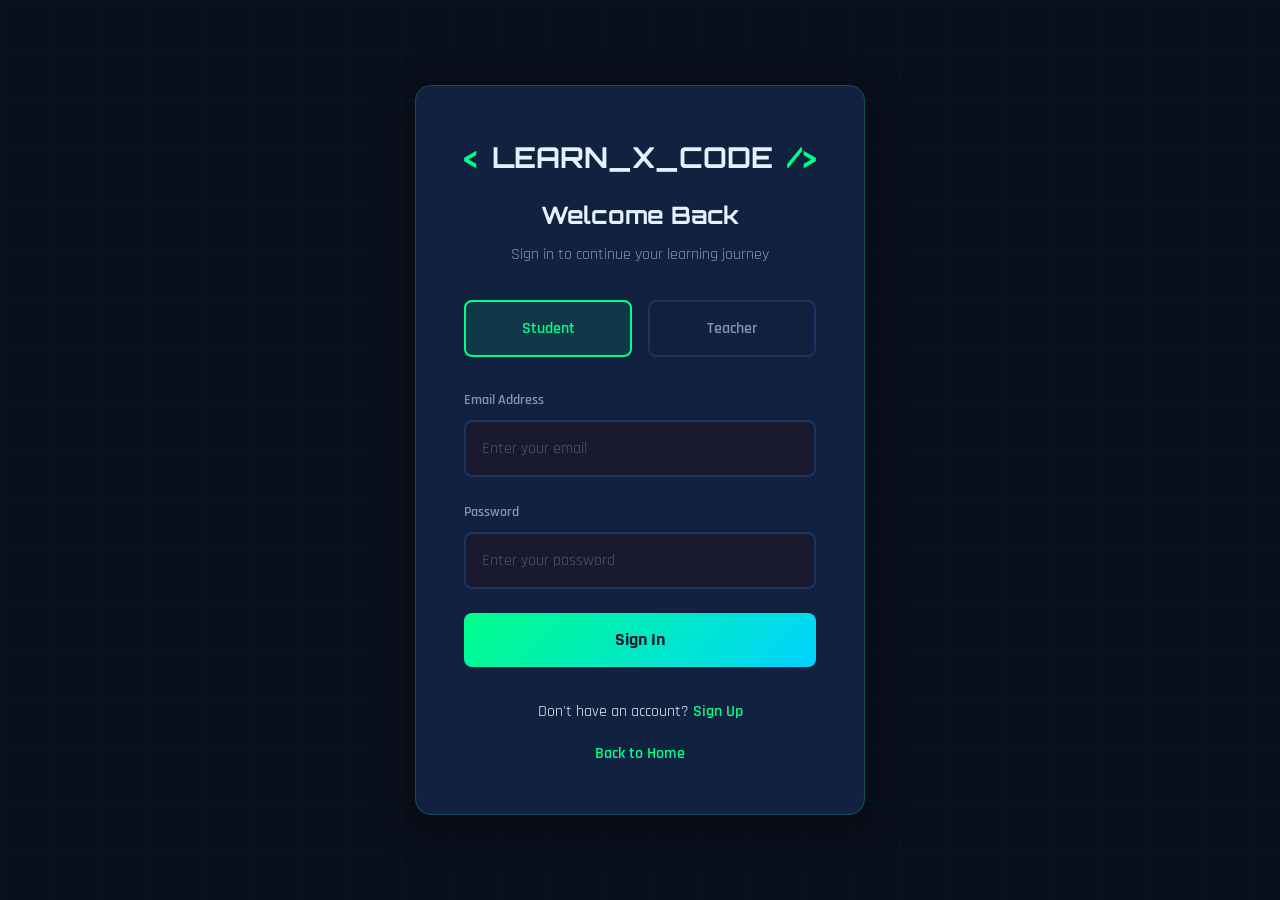
<file: b_ZIWbh2hEaQ6 2/frontend/teacher-dashboard.html>
<!DOCTYPE html>
<html lang="en">
<head>
    <meta charset="UTF-8">
    <meta name="viewport" content="width=device-width, initial-scale=1.0">
    <title>Teacher Dashboard - LEARN_X_CODE</title>
    <link rel="stylesheet" href="css/style.css">
    <link href="https://fonts.googleapis.com/css2?family=Orbitron:wght@400;700;900&family=Rajdhani:wght@300;400;500;600;700&family=Share+Tech+Mono&display=swap" rel="stylesheet">
</head>
<body class="dashboard-page">
    <!-- Animated Background -->
    <div class="cyber-grid"></div>

    <!-- Sidebar -->
    <aside class="sidebar" id="sidebar">
        <div class="sidebar-header">
            <div class="logo">
                <span class="logo-bracket">&lt;</span>
                <span class="logo-text">LEARN_X_CODE</span>
                <span class="logo-bracket">/&gt;</span>
            </div>
            <div class="user-info">
                <div class="user-avatar" id="userAvatar">LT</div>
                <div class="user-name" id="userName">Lasya Teacher</div>
                <div class="user-role">Teacher</div>
            </div>
        </div>

        <nav class="sidebar-nav">
            <a href="#" class="nav-item active" data-section="dashboard">
                <svg viewBox="0 0 24 24" fill="none" stroke="currentColor" stroke-width="2">
                    <path d="M3 9l9-7 9 7v11a2 2 0 01-2 2H5a2 2 0 01-2-2z"/>
                    <polyline points="9,22 9,12 15,12 15,22"/>
                </svg>
                <span>Dashboard</span>
            </a>
            <a href="#" class="nav-item" data-section="playlists">
                <svg viewBox="0 0 24 24" fill="none" stroke="currentColor" stroke-width="2">
                    <polygon points="23,7 16,12 23,17 23,7"/>
                    <rect x="1" y="5" width="15" height="14" rx="2" ry="2"/>
                </svg>
                <span>Manage Playlists</span>
            </a>
            <a href="#" class="nav-item" data-section="students">
                <svg viewBox="0 0 24 24" fill="none" stroke="currentColor" stroke-width="2">
                    <path d="M17 21v-2a4 4 0 00-4-4H5a4 4 0 00-4 4v2"/>
                    <circle cx="9" cy="7" r="4"/>
                    <path d="M23 21v-2a4 4 0 00-3-3.87"/>
                    <path d="M16 3.13a4 4 0 010 7.75"/>
                </svg>
                <span>Students</span>
            </a>
            <a href="#" class="nav-item" data-section="analytics">
                <svg viewBox="0 0 24 24" fill="none" stroke="currentColor" stroke-width="2">
                    <line x1="18" y1="20" x2="18" y2="10"/>
                    <line x1="12" y1="20" x2="12" y2="4"/>
                    <line x1="6" y1="20" x2="6" y2="14"/>
                </svg>
                <span>Analytics</span>
            </a>
        </nav>

        <div class="sidebar-footer">
            <button class="btn-logout" onclick="auth.logout()">
                <svg viewBox="0 0 24 24" fill="none" stroke="currentColor" stroke-width="2" width="20" height="20">
                    <path d="M9 21H5a2 2 0 01-2-2V5a2 2 0 012-2h4"/>
                    <polyline points="16,17 21,12 16,7"/>
                    <line x1="21" y1="12" x2="9" y2="12"/>
                </svg>
                <span>Logout</span>
            </button>
        </div>
    </aside>

    <!-- Main Content -->
    <main class="main-content">
        <!-- Dashboard Section -->
        <section id="dashboardSection" class="dashboard-section">
            <div class="dashboard-header">
                <h1>Teacher Dashboard</h1>
            </div>

            <!-- Stats -->
            <div class="stats-grid">
                <div class="stat-card">
                    <h3>Total Students</h3>
                    <div class="value">156</div>
                    <div class="label">Enrolled</div>
                </div>
                <div class="stat-card">
                    <h3>Total Playlists</h3>
                    <div class="value">8</div>
                    <div class="label">Active Courses</div>
                </div>
                <div class="stat-card">
                    <h3>Quizzes Taken</h3>
                    <div class="value">342</div>
                    <div class="label">This Month</div>
                </div>
                <div class="stat-card">
                    <h3>Avg. Pass Rate</h3>
                    <div class="value">78%</div>
                    <div class="label">All Quizzes</div>
                </div>
            </div>

            <!-- Recent Activity -->
            <div class="content-card">
                <div class="card-header">
                    <h2>Recent Quiz Results</h2>
                </div>
                <div class="card-body">
                    <table class="data-table">
                        <thead>
                            <tr>
                                <th>Student</th>
                                <th>Course</th>
                                <th>Score</th>
                                <th>Date</th>
                                <th>Status</th>
                            </tr>
                        </thead>
                        <tbody>
                            <tr>
                                <td>Lasya Student</td>
                                <td>Python</td>
                                <td>85%</td>
                                <td>Mar 15, 2024</td>
                                <td><span class="badge success">Passed</span></td>
                            </tr>
                            <tr>
                                <td>John Doe</td>
                                <td>JavaScript</td>
                                <td>92%</td>
                                <td>Mar 14, 2024</td>
                                <td><span class="badge success">Passed</span></td>
                            </tr>
                            <tr>
                                <td>Jane Smith</td>
                                <td>Java</td>
                                <td>55%</td>
                                <td>Mar 14, 2024</td>
                                <td><span class="badge error">Failed</span></td>
                            </tr>
                            <tr>
                                <td>Mike Johnson</td>
                                <td>C++</td>
                                <td>78%</td>
                                <td>Mar 13, 2024</td>
                                <td><span class="badge success">Passed</span></td>
                            </tr>
                            <tr>
                                <td>Sarah Williams</td>
                                <td>SQL</td>
                                <td>88%</td>
                                <td>Mar 13, 2024</td>
                                <td><span class="badge success">Passed</span></td>
                            </tr>
                        </tbody>
                    </table>
                </div>
            </div>
        </section>

        <!-- Playlists Section -->
        <section id="playlistsSection" class="dashboard-section hidden">
            <div class="dashboard-header">
                <h1>Manage Playlists</h1>
                <button class="btn-primary" onclick="showAddPlaylistModal()">
                    + Add New Playlist
                </button>
            </div>

            <div class="content-card">
                <div class="card-body">
                    <div class="course-grid" id="playlistsList">
                        <!-- Playlists will be loaded here -->
                    </div>
                </div>
            </div>

            <!-- Edit Playlist Videos -->
            <div class="content-card hidden" id="editPlaylistCard">
                <div class="card-header">
                    <h2 id="editPlaylistName">Edit Python Videos</h2>
                    <button class="btn-secondary" onclick="hideEditPlaylist()" style="padding: 0.5rem 1rem;">
                        Back to Playlists
                    </button>
                </div>
                <div class="card-body">
                    <div class="form-group mb-3">
                        <button class="btn-primary" onclick="showAddVideoModal()">
                            + Add Video
                        </button>
                    </div>
                    <div class="video-list" id="playlistVideosList">
                        <!-- Videos will be loaded here -->
                    </div>
                </div>
            </div>
        </section>

        <!-- Students Section -->
        <section id="studentsSection" class="dashboard-section hidden">
            <div class="dashboard-header">
                <h1>Students</h1>
            </div>

            <div class="content-card">
                <div class="card-body">
                    <table class="data-table">
                        <thead>
                            <tr>
                                <th>Name</th>
                                <th>Email</th>
                                <th>Courses Enrolled</th>
                                <th>Quizzes Taken</th>
                                <th>Avg. Score</th>
                                <th>Status</th>
                            </tr>
                        </thead>
                        <tbody id="studentsList">
                            <tr>
                                <td>Lasya Student</td>
                                <td>lasya1@gmail.com</td>
                                <td>6</td>
                                <td>3</td>
                                <td>85%</td>
                                <td><span class="badge success">Active</span></td>
                            </tr>
                            <tr>
                                <td>John Doe</td>
                                <td>john@example.com</td>
                                <td>4</td>
                                <td>5</td>
                                <td>92%</td>
                                <td><span class="badge success">Active</span></td>
                            </tr>
                            <tr>
                                <td>Jane Smith</td>
                                <td>jane@example.com</td>
                                <td>3</td>
                                <td>2</td>
                                <td>68%</td>
                                <td><span class="badge success">Active</span></td>
                            </tr>
                            <tr>
                                <td>Mike Johnson</td>
                                <td>mike@example.com</td>
                                <td>5</td>
                                <td>4</td>
                                <td>78%</td>
                                <td><span class="badge success">Active</span></td>
                            </tr>
                            <tr>
                                <td>Sarah Williams</td>
                                <td>sarah@example.com</td>
                                <td>2</td>
                                <td>1</td>
                                <td>88%</td>
                                <td><span class="badge warning">Inactive</span></td>
                            </tr>
                        </tbody>
                    </table>
                </div>
            </div>
        </section>

        <!-- Analytics Section -->
        <section id="analyticsSection" class="dashboard-section hidden">
            <div class="dashboard-header">
                <h1>Analytics</h1>
            </div>

            <div class="stats-grid">
                <div class="stat-card">
                    <h3>Python</h3>
                    <div class="value">89%</div>
                    <div class="label">Pass Rate</div>
                </div>
                <div class="stat-card">
                    <h3>Java</h3>
                    <div class="value">72%</div>
                    <div class="label">Pass Rate</div>
                </div>
                <div class="stat-card">
                    <h3>JavaScript</h3>
                    <div class="value">85%</div>
                    <div class="label">Pass Rate</div>
                </div>
                <div class="stat-card">
                    <h3>C/C++</h3>
                    <div class="value">68%</div>
                    <div class="label">Pass Rate</div>
                </div>
            </div>

            <div class="content-card">
                <div class="card-header">
                    <h2>Course Performance Overview</h2>
                </div>
                <div class="card-body">
                    <div class="video-list">
                        <div class="video-item">
                            <div class="video-thumbnail" style="background: linear-gradient(135deg, #3776AB, #FFD43B);">
                                <span style="font-family: var(--font-display); font-weight: 700;">Py</span>
                            </div>
                            <div class="video-info" style="flex: 2;">
                                <h4>Python</h4>
                                <p>156 students enrolled - 89% pass rate</p>
                                <div class="progress-bar" style="width: 100%; margin-top: 0.5rem;">
                                    <div class="progress-fill" style="width: 89%;"></div>
                                </div>
                            </div>
                        </div>
                        <div class="video-item">
                            <div class="video-thumbnail" style="background: linear-gradient(135deg, #007396, #ED8B00);">
                                <span style="font-family: var(--font-display); font-weight: 700;">Ja</span>
                            </div>
                            <div class="video-info" style="flex: 2;">
                                <h4>Java</h4>
                                <p>134 students enrolled - 72% pass rate</p>
                                <div class="progress-bar" style="width: 100%; margin-top: 0.5rem;">
                                    <div class="progress-fill" style="width: 72%;"></div>
                                </div>
                            </div>
                        </div>
                        <div class="video-item">
                            <div class="video-thumbnail" style="background: linear-gradient(135deg, #F7DF1E, #323330);">
                                <span style="font-family: var(--font-display); font-weight: 700; color: #323330;">JS</span>
                            </div>
                            <div class="video-info" style="flex: 2;">
                                <h4>JavaScript</h4>
                                <p>145 students enrolled - 85% pass rate</p>
                                <div class="progress-bar" style="width: 100%; margin-top: 0.5rem;">
                                    <div class="progress-fill" style="width: 85%;"></div>
                                </div>
                            </div>
                        </div>
                        <div class="video-item">
                            <div class="video-thumbnail" style="background: linear-gradient(135deg, #00599C, #004482);">
                                <span style="font-family: var(--font-display); font-weight: 700;">C++</span>
                            </div>
                            <div class="video-info" style="flex: 2;">
                                <h4>C/C++</h4>
                                <p>98 students enrolled - 68% pass rate</p>
                                <div class="progress-bar" style="width: 100%; margin-top: 0.5rem;">
                                    <div class="progress-fill" style="width: 68%;"></div>
                                </div>
                            </div>
                        </div>
                        <div class="video-item">
                            <div class="video-thumbnail" style="background: linear-gradient(135deg, #336791, #F29111);">
                                <span style="font-family: var(--font-display); font-weight: 700;">DB</span>
                            </div>
                            <div class="video-info" style="flex: 2;">
                                <h4>SQL</h4>
                                <p>112 students enrolled - 82% pass rate</p>
                                <div class="progress-bar" style="width: 100%; margin-top: 0.5rem;">
                                    <div class="progress-fill" style="width: 82%;"></div>
                                </div>
                            </div>
                        </div>
                    </div>
                </div>
            </div>
        </section>
    </main>

    <!-- Add Playlist Modal -->
    <div class="modal-overlay" id="addPlaylistModal">
        <div class="modal">
            <div class="modal-header">
                <h3>Add New Playlist</h3>
                <button class="modal-close" onclick="closeModal('addPlaylistModal')">&times;</button>
            </div>
            <form id="addPlaylistForm" onsubmit="addPlaylist(event)">
                <div class="form-group">
                    <label for="playlistName">Course Name</label>
                    <input type="text" id="playlistName" placeholder="e.g., Python Programming" required>
                </div>
                <div class="form-group">
                    <label for="playlistIcon">Icon Text (2-3 chars)</label>
                    <input type="text" id="playlistIcon" placeholder="e.g., Py" maxlength="3" required>
                </div>
                <div class="form-group">
                    <label for="playlistColor">Gradient Colors</label>
                    <select id="playlistColor">
                        <option value="linear-gradient(135deg, #3776AB, #FFD43B)">Python (Blue-Yellow)</option>
                        <option value="linear-gradient(135deg, #007396, #ED8B00)">Java (Blue-Orange)</option>
                        <option value="linear-gradient(135deg, #F7DF1E, #323330)">JavaScript (Yellow-Black)</option>
                        <option value="linear-gradient(135deg, #00599C, #004482)">C/C++ (Blue)</option>
                        <option value="linear-gradient(135deg, #336791, #F29111)">SQL (Blue-Orange)</option>
                        <option value="linear-gradient(135deg, #61DAFB, #20232A)">React (Cyan-Dark)</option>
                        <option value="linear-gradient(135deg, #E34F26, #1572B6)">HTML/CSS (Orange-Blue)</option>
                    </select>
                </div>
                <div class="form-group">
                    <label for="playlistDescription">Description</label>
                    <textarea id="playlistDescription" placeholder="Course description..." required></textarea>
                </div>
                <button type="submit" class="btn-login">Add Playlist</button>
            </form>
        </div>
    </div>

    <!-- Add Video Modal -->
    <div class="modal-overlay" id="addVideoModal">
        <div class="modal">
            <div class="modal-header">
                <h3>Add New Video</h3>
                <button class="modal-close" onclick="closeModal('addVideoModal')">&times;</button>
            </div>
            <form id="addVideoForm" onsubmit="addVideo(event)">
                <div class="form-group">
                    <label for="videoTitle">Video Title</label>
                    <input type="text" id="videoTitle" placeholder="e.g., Introduction to Python" required>
                </div>
                <div class="form-group">
                    <label for="videoUrl">YouTube URL</label>
                    <input type="url" id="videoUrl" placeholder="https://www.youtube.com/watch?v=..." required>
                </div>
                <div class="form-group">
                    <label for="videoDuration">Duration</label>
                    <input type="text" id="videoDuration" placeholder="e.g., 15:30" required>
                </div>
                <button type="submit" class="btn-login">Add Video</button>
            </form>
        </div>
    </div>

    <script src="js/auth.js"></script>
    <script src="js/quiz-data.js"></script>
    <script src="js/teacher.js"></script>
</body>
</html>
</file>
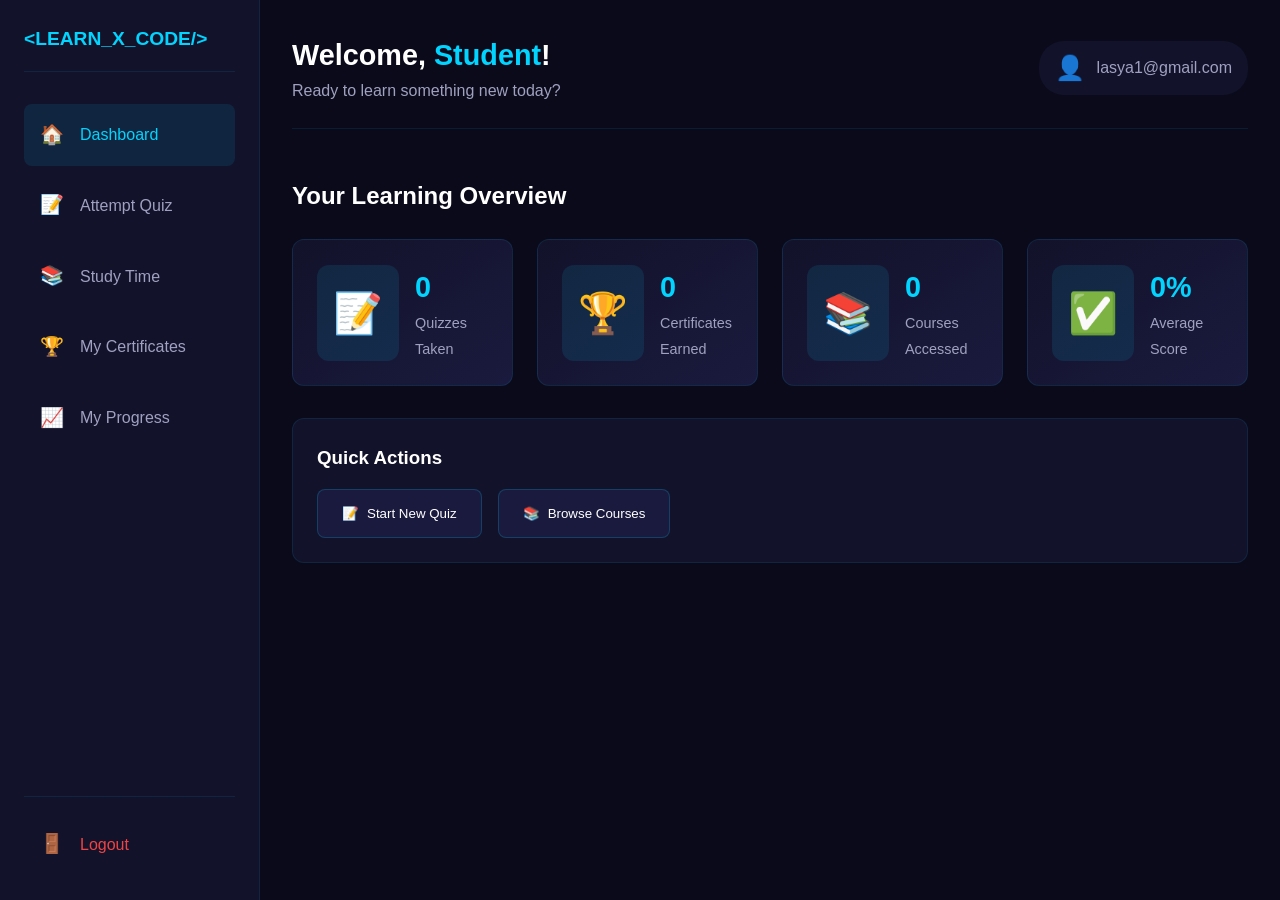
<file: b_ZIWbh2hEaQ6 2/public/learn-x-code/student.html>
<!DOCTYPE html>
<html lang="en">
<head>
    <meta charset="UTF-8">
    <meta name="viewport" content="width=device-width, initial-scale=1.0">
    <title>Student Dashboard - LEARN_X_CODE</title>
    <link rel="stylesheet" href="style.css">
</head>
<body>
    <!-- Student Dashboard -->
    <div class="dashboard">
        <!-- Sidebar Navigation -->
        <aside class="sidebar">
            <div class="sidebar-logo">
                <span>&lt;LEARN_X_CODE/&gt;</span>
            </div>
            <nav class="sidebar-nav">
                <a href="#" class="nav-item active" onclick="showSection('dashboard')">
                    <span class="nav-icon">&#127968;</span>
                    <span>Dashboard</span>
                </a>
                <a href="#" class="nav-item" onclick="showSection('quiz')">
                    <span class="nav-icon">&#128221;</span>
                    <span>Attempt Quiz</span>
                </a>
                <a href="#" class="nav-item" onclick="showSection('study')">
                    <span class="nav-icon">&#128218;</span>
                    <span>Study Time</span>
                </a>
                <a href="#" class="nav-item" onclick="showSection('certificates')">
                    <span class="nav-icon">&#127942;</span>
                    <span>My Certificates</span>
                </a>
                <a href="#" class="nav-item" onclick="showSection('progress')">
                    <span class="nav-icon">&#128200;</span>
                    <span>My Progress</span>
                </a>
            </nav>
            <div class="sidebar-footer">
                <a href="index.html" class="logout-btn">
                    <span class="nav-icon">&#128682;</span>
                    <span>Logout</span>
                </a>
            </div>
        </aside>

        <!-- Main Content Area -->
        <main class="main-content">
            <!-- Header -->
            <header class="dashboard-header">
                <div class="welcome-text">
                    <h1>Welcome, <span id="studentName">Student</span>!</h1>
                    <p>Ready to learn something new today?</p>
                </div>
                <div class="user-profile">
                    <span class="user-avatar">&#128100;</span>
                    <span>lasya1@gmail.com</span>
                </div>
            </header>

            <!-- Dashboard Section -->
            <section class="section dashboard-section" id="dashboardSection">
                <h2>Your Learning Overview</h2>
                <div class="stats-grid">
                    <div class="stat-card">
                        <div class="stat-icon">&#128221;</div>
                        <div class="stat-info">
                            <span class="stat-value" id="quizzesTaken">0</span>
                            <span class="stat-label">Quizzes Taken</span>
                        </div>
                    </div>
                    <div class="stat-card">
                        <div class="stat-icon">&#127942;</div>
                        <div class="stat-info">
                            <span class="stat-value" id="certificatesEarned">0</span>
                            <span class="stat-label">Certificates Earned</span>
                        </div>
                    </div>
                    <div class="stat-card">
                        <div class="stat-icon">&#128218;</div>
                        <div class="stat-info">
                            <span class="stat-value" id="coursesAccessed">0</span>
                            <span class="stat-label">Courses Accessed</span>
                        </div>
                    </div>
                    <div class="stat-card">
                        <div class="stat-icon">&#9989;</div>
                        <div class="stat-info">
                            <span class="stat-value" id="avgScore">0%</span>
                            <span class="stat-label">Average Score</span>
                        </div>
                    </div>
                </div>
                <div class="quick-actions">
                    <h3>Quick Actions</h3>
                    <div class="action-buttons">
                        <button class="action-btn" onclick="showSection('quiz')">
                            <span>&#128221;</span> Start New Quiz
                        </button>
                        <button class="action-btn" onclick="showSection('study')">
                            <span>&#128218;</span> Browse Courses
                        </button>
                    </div>
                </div>
            </section>

            <!-- Quiz Section -->
            <section class="section quiz-section hidden" id="quizSection">
                <!-- Quiz Start Screen -->
                <div id="quizStart">
                    <h2>Programming Quiz</h2>
                    <div class="quiz-info-card">
                        <h3>Ready to Test Your Knowledge?</h3>
                        <ul class="quiz-rules">
                            <li>5 random questions from our database of 100+ questions</li>
                            <li>Questions cover various programming languages</li>
                            <li>Get a certificate based on your score</li>
                            <li>You can retake the quiz anytime</li>
                        </ul>
                        <button class="btn-primary" onclick="startQuiz()">Start Quiz</button>
                    </div>
                </div>

                <!-- Quiz Questions Screen -->
                <div id="quizQuestions" class="hidden">
                    <div class="quiz-header">
                        <span class="quiz-progress">Question <span id="currentQ">1</span> of 5</span>
                        <span class="quiz-timer" id="quizTimer">05:00</span>
                    </div>
                    <div class="quiz-card">
                        <h3 id="questionText">Question will appear here</h3>
                        <div class="options-container" id="optionsContainer">
                            <!-- Options will be inserted here -->
                        </div>
                    </div>
                    <div class="quiz-navigation">
                        <button class="btn-secondary" id="prevBtn" onclick="prevQuestion()" disabled>Previous</button>
                        <button class="btn-primary" id="nextBtn" onclick="nextQuestion()">Next</button>
                    </div>
                </div>

                <!-- Quiz Result Screen -->
                <div id="quizResult" class="hidden">
                    <div class="result-card">
                        <h2>Quiz Completed!</h2>
                        <div class="score-circle">
                            <span id="scoreValue">0</span>
                            <span class="score-label">out of 5</span>
                        </div>
                        <p id="resultMessage">Great job!</p>
                        <div class="certificate-preview">
                            <h3>Your Certificate is Ready!</h3>
                            <div class="name-input-group">
                                <label for="certName">Enter Your Name for Certificate:</label>
                                <input type="text" id="certName" placeholder="Your Full Name" value="Lasya">
                            </div>
                            <button class="btn-primary" onclick="generateCertificate()">
                                <span>&#128196;</span> Download Certificate
                            </button>
                        </div>
                        <button class="btn-secondary" onclick="retakeQuiz()">Retake Quiz</button>
                    </div>
                </div>
            </section>

            <!-- Study Time Section -->
            <section class="section study-section hidden" id="studySection">
                <h2>Study Time - Video Playlists</h2>
                <p class="section-desc">Learn programming languages with curated YouTube tutorials</p>
                
                <div class="playlists-grid" id="playlistsGrid">
                    <!-- C Programming -->
                    <div class="playlist-card" onclick="trackCourseAccess('C Programming')">
                        <div class="playlist-thumbnail" style="background: linear-gradient(135deg, #667eea 0%, #764ba2 100%);">
                            <span class="play-icon">&#9658;</span>
                            <span class="playlist-lang">C</span>
                        </div>
                        <div class="playlist-info">
                            <h3>Learn C in 30 Days</h3>
                            <p>10 Videos | Beginner to Advanced</p>
                            <div class="video-list">
                                <a href="https://www.youtube.com/watch?v=KJgsSFOSQv0" target="_blank" class="video-link">1. C Tutorial for Beginners</a>
                                <a href="https://www.youtube.com/watch?v=87SH2Cn0s9A" target="_blank" class="video-link">2. Variables & Data Types</a>
                                <a href="https://www.youtube.com/watch?v=_MF8L7ZxzN8" target="_blank" class="video-link">3. Operators in C</a>
                                <a href="https://www.youtube.com/watch?v=Bz4MxDeEM6k" target="_blank" class="video-link">4. Control Statements</a>
                                <a href="https://www.youtube.com/watch?v=qMlnFwYdqIw" target="_blank" class="video-link">5. Loops in C</a>
                                <a href="https://www.youtube.com/watch?v=3lQEunpmtRA" target="_blank" class="video-link">6. Functions in C</a>
                                <a href="https://www.youtube.com/watch?v=1JsJKwB3U4g" target="_blank" class="video-link">7. Arrays in C</a>
                                <a href="https://www.youtube.com/watch?v=zuegQmMdy8M" target="_blank" class="video-link">8. Pointers in C</a>
                                <a href="https://www.youtube.com/watch?v=dq4PO6KGKnc" target="_blank" class="video-link">9. Structures in C</a>
                                <a href="https://www.youtube.com/watch?v=rLf3jnHxSmU" target="_blank" class="video-link">10. File Handling in C</a>
                            </div>
                        </div>
                    </div>

                    <!-- Python Programming -->
                    <div class="playlist-card" onclick="trackCourseAccess('Python Programming')">
                        <div class="playlist-thumbnail" style="background: linear-gradient(135deg, #f093fb 0%, #f5576c 100%);">
                            <span class="play-icon">&#9658;</span>
                            <span class="playlist-lang">PY</span>
                        </div>
                        <div class="playlist-info">
                            <h3>Python Complete Course</h3>
                            <p>10 Videos | Zero to Hero</p>
                            <div class="video-list">
                                <a href="https://www.youtube.com/watch?v=_uQrJ0TkZlc" target="_blank" class="video-link">1. Python Tutorial Full Course</a>
                                <a href="https://www.youtube.com/watch?v=kqtD5dpn9C8" target="_blank" class="video-link">2. Python Basics for Beginners</a>
                                <a href="https://www.youtube.com/watch?v=rfscVS0vtbw" target="_blank" class="video-link">3. Learn Python - Full Course</a>
                                <a href="https://www.youtube.com/watch?v=8DvywoWv6fI" target="_blank" class="video-link">4. Python in One Video</a>
                                <a href="https://www.youtube.com/watch?v=YYXdXT2l-Gg" target="_blank" class="video-link">5. Python Functions</a>
                                <a href="https://www.youtube.com/watch?v=W8KRzm-HUcc" target="_blank" class="video-link">6. Python OOP Tutorial</a>
                                <a href="https://www.youtube.com/watch?v=HGOBQPFzWKo" target="_blank" class="video-link">7. Python Data Structures</a>
                                <a href="https://www.youtube.com/watch?v=pTB0EiLXUC8" target="_blank" class="video-link">8. Python for Data Science</a>
                                <a href="https://www.youtube.com/watch?v=ua-CiDNNj30" target="_blank" class="video-link">9. Python Projects</a>
                                <a href="https://www.youtube.com/watch?v=XKHEtdqhLK8" target="_blank" class="video-link">10. Advanced Python</a>
                            </div>
                        </div>
                    </div>

                    <!-- Java Programming -->
                    <div class="playlist-card" onclick="trackCourseAccess('Java Programming')">
                        <div class="playlist-thumbnail" style="background: linear-gradient(135deg, #4facfe 0%, #00f2fe 100%);">
                            <span class="play-icon">&#9658;</span>
                            <span class="playlist-lang">JAVA</span>
                        </div>
                        <div class="playlist-info">
                            <h3>Java Masterclass</h3>
                            <p>10 Videos | Complete Tutorial</p>
                            <div class="video-list">
                                <a href="https://www.youtube.com/watch?v=eIrMbAQSU34" target="_blank" class="video-link">1. Java Tutorial for Beginners</a>
                                <a href="https://www.youtube.com/watch?v=grEKMHGYyns" target="_blank" class="video-link">2. Java Full Course</a>
                                <a href="https://www.youtube.com/watch?v=xk4_1vDrzzo" target="_blank" class="video-link">3. Java OOP Concepts</a>
                                <a href="https://www.youtube.com/watch?v=GoXwIVyNvX0" target="_blank" class="video-link">4. Java Collections</a>
                                <a href="https://www.youtube.com/watch?v=r59xYe3Vyks" target="_blank" class="video-link">5. Java Exceptions</a>
                                <a href="https://www.youtube.com/watch?v=hBh_CC5y8-s" target="_blank" class="video-link">6. Java Multithreading</a>
                                <a href="https://www.youtube.com/watch?v=rPSL1alFIjI" target="_blank" class="video-link">7. Java File I/O</a>
                                <a href="https://www.youtube.com/watch?v=bm0OyhwFDuY" target="_blank" class="video-link">8. Java GUI Swing</a>
                                <a href="https://www.youtube.com/watch?v=Qgl81fPcLc8" target="_blank" class="video-link">9. Java JDBC Database</a>
                                <a href="https://www.youtube.com/watch?v=Ae-r8hsbPUo" target="_blank" class="video-link">10. Java Projects</a>
                            </div>
                        </div>
                    </div>

                    <!-- JavaScript Programming -->
                    <div class="playlist-card" onclick="trackCourseAccess('JavaScript Programming')">
                        <div class="playlist-thumbnail" style="background: linear-gradient(135deg, #f7971e 0%, #ffd200 100%);">
                            <span class="play-icon">&#9658;</span>
                            <span class="playlist-lang">JS</span>
                        </div>
                        <div class="playlist-info">
                            <h3>JavaScript Essentials</h3>
                            <p>10 Videos | Web Development</p>
                            <div class="video-list">
                                <a href="https://www.youtube.com/watch?v=W6NZfCO5SIk" target="_blank" class="video-link">1. JavaScript Tutorial for Beginners</a>
                                <a href="https://www.youtube.com/watch?v=PkZNo7MFNFg" target="_blank" class="video-link">2. Learn JavaScript Full Course</a>
                                <a href="https://www.youtube.com/watch?v=hdI2bqOjy3c" target="_blank" class="video-link">3. JavaScript Crash Course</a>
                                <a href="https://www.youtube.com/watch?v=8aGhZQkoFbQ" target="_blank" class="video-link">4. Event Loop Explained</a>
                                <a href="https://www.youtube.com/watch?v=DHjqpvDnNGE" target="_blank" class="video-link">5. ES6 Features</a>
                                <a href="https://www.youtube.com/watch?v=_8gHHBlbziw" target="_blank" class="video-link">6. Async JavaScript</a>
                                <a href="https://www.youtube.com/watch?v=Qqx_wzMmFeA" target="_blank" class="video-link">7. DOM Manipulation</a>
                                <a href="https://www.youtube.com/watch?v=cuEtnrL9-H0" target="_blank" class="video-link">8. Fetch API & AJAX</a>
                                <a href="https://www.youtube.com/watch?v=NCwa_xi0Uuc" target="_blank" class="video-link">9. JavaScript Projects</a>
                                <a href="https://www.youtube.com/watch?v=jS4aFq5-91M" target="_blank" class="video-link">10. Advanced JavaScript</a>
                            </div>
                        </div>
                    </div>

                    <!-- C++ Programming -->
                    <div class="playlist-card" onclick="trackCourseAccess('C++ Programming')">
                        <div class="playlist-thumbnail" style="background: linear-gradient(135deg, #36d1dc 0%, #5b86e5 100%);">
                            <span class="play-icon">&#9658;</span>
                            <span class="playlist-lang">C++</span>
                        </div>
                        <div class="playlist-info">
                            <h3>C++ Complete Guide</h3>
                            <p>10 Videos | Object Oriented</p>
                            <div class="video-list">
                                <a href="https://www.youtube.com/watch?v=vLnPwxZdW4Y" target="_blank" class="video-link">1. C++ Tutorial for Beginners</a>
                                <a href="https://www.youtube.com/watch?v=ZzaPdXTrSb8" target="_blank" class="video-link">2. C++ Full Course</a>
                                <a href="https://www.youtube.com/watch?v=Rub-JsjMhWY" target="_blank" class="video-link">3. C++ OOP Concepts</a>
                                <a href="https://www.youtube.com/watch?v=wN0x9eZLix4" target="_blank" class="video-link">4. C++ STL Tutorial</a>
                                <a href="https://www.youtube.com/watch?v=BvR1Pgzzr38" target="_blank" class="video-link">5. C++ Pointers</a>
                                <a href="https://www.youtube.com/watch?v=3AIFY-xKjDo" target="_blank" class="video-link">6. C++ Templates</a>
                                <a href="https://www.youtube.com/watch?v=KAWA1DuvCnQ" target="_blank" class="video-link">7. C++ File Handling</a>
                                <a href="https://www.youtube.com/watch?v=uIHhwnPq5_Y" target="_blank" class="video-link">8. C++ Exception Handling</a>
                                <a href="https://www.youtube.com/watch?v=GQp1zzTwrIg" target="_blank" class="video-link">9. C++ Data Structures</a>
                                <a href="https://www.youtube.com/watch?v=Iho2EdJgau4" target="_blank" class="video-link">10. C++ Projects</a>
                            </div>
                        </div>
                    </div>

                    <!-- HTML/CSS -->
                    <div class="playlist-card" onclick="trackCourseAccess('HTML CSS')">
                        <div class="playlist-thumbnail" style="background: linear-gradient(135deg, #11998e 0%, #38ef7d 100%);">
                            <span class="play-icon">&#9658;</span>
                            <span class="playlist-lang">HTML</span>
                        </div>
                        <div class="playlist-info">
                            <h3>HTML & CSS Fundamentals</h3>
                            <p>10 Videos | Web Basics</p>
                            <div class="video-list">
                                <a href="https://www.youtube.com/watch?v=UB1O30fR-EE" target="_blank" class="video-link">1. HTML Crash Course</a>
                                <a href="https://www.youtube.com/watch?v=yfoY53QXEnI" target="_blank" class="video-link">2. CSS Crash Course</a>
                                <a href="https://www.youtube.com/watch?v=pQN-pnXPaVg" target="_blank" class="video-link">3. HTML Full Course</a>
                                <a href="https://www.youtube.com/watch?v=1Rs2ND1ryYc" target="_blank" class="video-link">4. CSS Complete Course</a>
                                <a href="https://www.youtube.com/watch?v=JJSoEo8JSnc" target="_blank" class="video-link">5. Flexbox Tutorial</a>
                                <a href="https://www.youtube.com/watch?v=jV8B24rSN5o" target="_blank" class="video-link">6. CSS Grid Layout</a>
                                <a href="https://www.youtube.com/watch?v=Wm6CUkswsNw" target="_blank" class="video-link">7. Responsive Design</a>
                                <a href="https://www.youtube.com/watch?v=8MgpE2DTTKA" target="_blank" class="video-link">8. CSS Animations</a>
                                <a href="https://www.youtube.com/watch?v=FazgJVnrVuI" target="_blank" class="video-link">9. Build a Website</a>
                                <a href="https://www.youtube.com/watch?v=Trjf2ak0DPk" target="_blank" class="video-link">10. Portfolio Project</a>
                            </div>
                        </div>
                    </div>
                </div>
            </section>

            <!-- Certificates Section -->
            <section class="section certificates-section hidden" id="certificatesSection">
                <h2>My Certificates</h2>
                <div class="certificates-list" id="certificatesList">
                    <p class="no-certs">No certificates yet. Take a quiz to earn your first certificate!</p>
                </div>
            </section>

            <!-- Progress Section -->
            <section class="section progress-section hidden" id="progressSection">
                <h2>My Progress</h2>
                <div class="progress-content">
                    <div class="progress-card">
                        <h3>Learning Statistics</h3>
                        <div class="progress-stats">
                            <div class="progress-item">
                                <span class="progress-label">Total Quizzes Attempted:</span>
                                <span class="progress-value" id="totalQuizzes">0</span>
                            </div>
                            <div class="progress-item">
                                <span class="progress-label">Total Correct Answers:</span>
                                <span class="progress-value" id="totalCorrect">0</span>
                            </div>
                            <div class="progress-item">
                                <span class="progress-label">Courses Viewed:</span>
                                <span class="progress-value" id="coursesViewed">0</span>
                            </div>
                        </div>
                    </div>
                    <div class="progress-card">
                        <h3>Courses Accessed</h3>
                        <div class="courses-accessed-list" id="coursesAccessedList">
                            <p class="no-courses">No courses accessed yet. Start learning!</p>
                        </div>
                    </div>
                </div>
            </section>
        </main>
    </div>

    <!-- Hidden Certificate Canvas -->
    <canvas id="certificateCanvas" width="1000" height="700" style="display:none;"></canvas>

    <script src="script.js"></script>
</body>
</html>
</file>
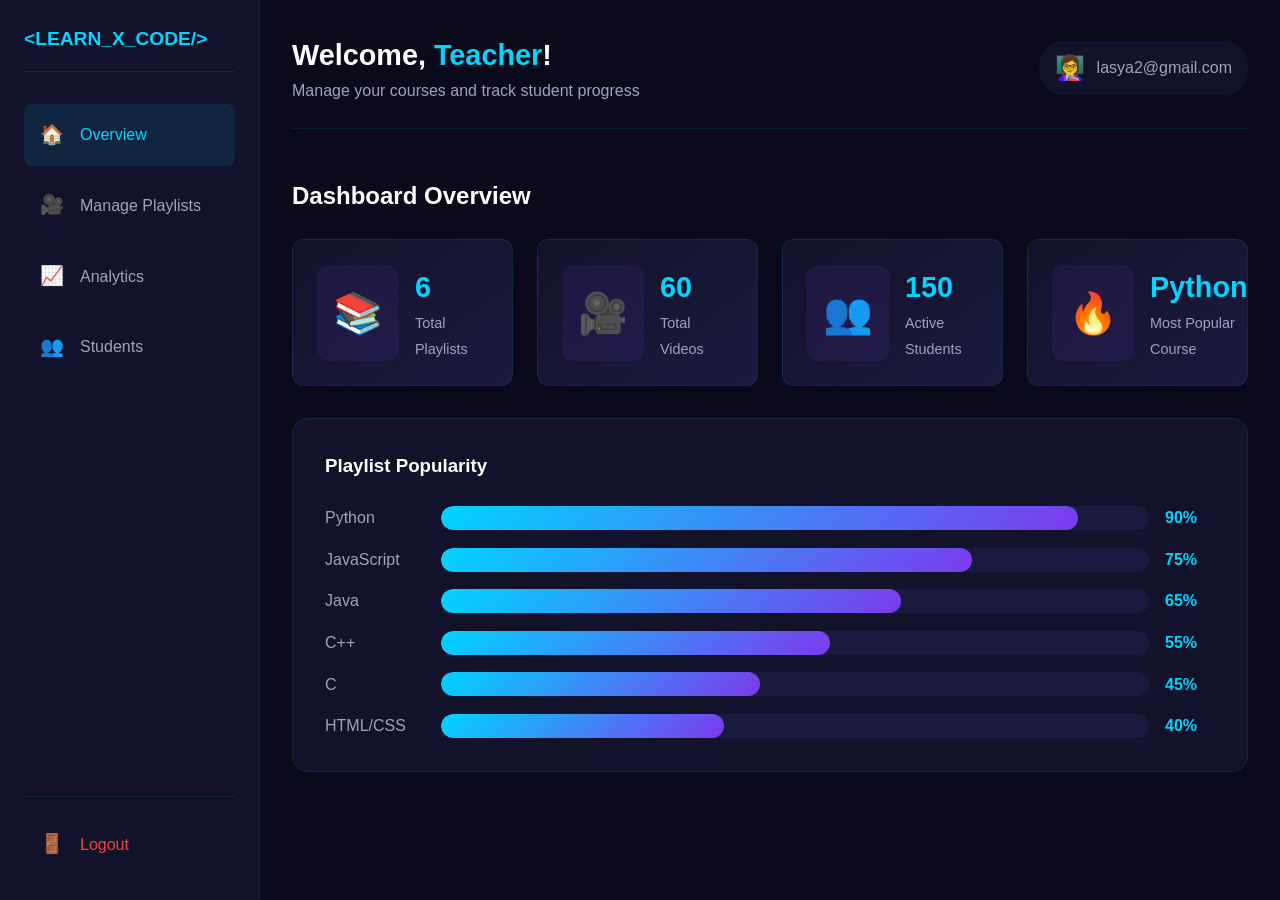
<file: b_ZIWbh2hEaQ6 2/public/learn-x-code/teacher.html>
<!DOCTYPE html>
<html lang="en">
<head>
    <meta charset="UTF-8">
    <meta name="viewport" content="width=device-width, initial-scale=1.0">
    <title>Teacher Dashboard - LEARN_X_CODE</title>
    <link rel="stylesheet" href="style.css">
</head>
<body>
    <!-- Teacher Dashboard -->
    <div class="dashboard teacher-dashboard">
        <!-- Sidebar Navigation -->
        <aside class="sidebar">
            <div class="sidebar-logo">
                <span>&lt;LEARN_X_CODE/&gt;</span>
            </div>
            <nav class="sidebar-nav">
                <a href="#" class="nav-item active" onclick="showTeacherSection('overview')">
                    <span class="nav-icon">&#127968;</span>
                    <span>Overview</span>
                </a>
                <a href="#" class="nav-item" onclick="showTeacherSection('playlists')">
                    <span class="nav-icon">&#127909;</span>
                    <span>Manage Playlists</span>
                </a>
                <a href="#" class="nav-item" onclick="showTeacherSection('analytics')">
                    <span class="nav-icon">&#128200;</span>
                    <span>Analytics</span>
                </a>
                <a href="#" class="nav-item" onclick="showTeacherSection('students')">
                    <span class="nav-icon">&#128101;</span>
                    <span>Students</span>
                </a>
            </nav>
            <div class="sidebar-footer">
                <a href="index.html" class="logout-btn">
                    <span class="nav-icon">&#128682;</span>
                    <span>Logout</span>
                </a>
            </div>
        </aside>

        <!-- Main Content Area -->
        <main class="main-content">
            <!-- Header -->
            <header class="dashboard-header">
                <div class="welcome-text">
                    <h1>Welcome, <span id="teacherName">Teacher</span>!</h1>
                    <p>Manage your courses and track student progress</p>
                </div>
                <div class="user-profile">
                    <span class="user-avatar teacher-avatar">&#128105;&#8205;&#127979;</span>
                    <span>lasya2@gmail.com</span>
                </div>
            </header>

            <!-- Overview Section -->
            <section class="section teacher-overview" id="overviewSection">
                <h2>Dashboard Overview</h2>
                <div class="stats-grid">
                    <div class="stat-card teacher-stat">
                        <div class="stat-icon">&#128218;</div>
                        <div class="stat-info">
                            <span class="stat-value" id="totalPlaylists">6</span>
                            <span class="stat-label">Total Playlists</span>
                        </div>
                    </div>
                    <div class="stat-card teacher-stat">
                        <div class="stat-icon">&#127909;</div>
                        <div class="stat-info">
                            <span class="stat-value" id="totalVideos">60</span>
                            <span class="stat-label">Total Videos</span>
                        </div>
                    </div>
                    <div class="stat-card teacher-stat">
                        <div class="stat-icon">&#128101;</div>
                        <div class="stat-info">
                            <span class="stat-value" id="totalStudents">150</span>
                            <span class="stat-label">Active Students</span>
                        </div>
                    </div>
                    <div class="stat-card teacher-stat">
                        <div class="stat-icon">&#128293;</div>
                        <div class="stat-info">
                            <span class="stat-value" id="mostPopular">Python</span>
                            <span class="stat-label">Most Popular Course</span>
                        </div>
                    </div>
                </div>

                <!-- Popular Playlists Chart -->
                <div class="chart-section">
                    <h3>Playlist Popularity</h3>
                    <div class="bar-chart">
                        <div class="bar-item">
                            <span class="bar-label">Python</span>
                            <div class="bar-container">
                                <div class="bar" style="width: 90%;"></div>
                            </div>
                            <span class="bar-value">90%</span>
                        </div>
                        <div class="bar-item">
                            <span class="bar-label">JavaScript</span>
                            <div class="bar-container">
                                <div class="bar" style="width: 75%;"></div>
                            </div>
                            <span class="bar-value">75%</span>
                        </div>
                        <div class="bar-item">
                            <span class="bar-label">Java</span>
                            <div class="bar-container">
                                <div class="bar" style="width: 65%;"></div>
                            </div>
                            <span class="bar-value">65%</span>
                        </div>
                        <div class="bar-item">
                            <span class="bar-label">C++</span>
                            <div class="bar-container">
                                <div class="bar" style="width: 55%;"></div>
                            </div>
                            <span class="bar-value">55%</span>
                        </div>
                        <div class="bar-item">
                            <span class="bar-label">C</span>
                            <div class="bar-container">
                                <div class="bar" style="width: 45%;"></div>
                            </div>
                            <span class="bar-value">45%</span>
                        </div>
                        <div class="bar-item">
                            <span class="bar-label">HTML/CSS</span>
                            <div class="bar-container">
                                <div class="bar" style="width: 40%;"></div>
                            </div>
                            <span class="bar-value">40%</span>
                        </div>
                    </div>
                </div>
            </section>

            <!-- Manage Playlists Section -->
            <section class="section playlists-management hidden" id="playlistsSection">
                <div class="section-header">
                    <h2>Manage Playlists</h2>
                    <button class="btn-primary" onclick="showAddPlaylistModal()">
                        <span>+</span> Add New Playlist
                    </button>
                </div>

                <div class="playlists-table-container">
                    <table class="playlists-table">
                        <thead>
                            <tr>
                                <th>Playlist Name</th>
                                <th>Language</th>
                                <th>Videos</th>
                                <th>Views</th>
                                <th>Status</th>
                                <th>Actions</th>
                            </tr>
                        </thead>
                        <tbody id="playlistsTableBody">
                            <tr>
                                <td>Learn C in 30 Days</td>
                                <td><span class="lang-badge c">C</span></td>
                                <td>10</td>
                                <td>1,250</td>
                                <td><span class="status-badge active">Active</span></td>
                                <td>
                                    <button class="action-btn-small edit" onclick="editPlaylist('c')">Edit</button>
                                    <button class="action-btn-small delete" onclick="deletePlaylist('c')">Delete</button>
                                </td>
                            </tr>
                            <tr>
                                <td>Python Complete Course</td>
                                <td><span class="lang-badge python">Python</span></td>
                                <td>10</td>
                                <td>3,500</td>
                                <td><span class="status-badge active">Active</span></td>
                                <td>
                                    <button class="action-btn-small edit" onclick="editPlaylist('python')">Edit</button>
                                    <button class="action-btn-small delete" onclick="deletePlaylist('python')">Delete</button>
                                </td>
                            </tr>
                            <tr>
                                <td>Java Masterclass</td>
                                <td><span class="lang-badge java">Java</span></td>
                                <td>10</td>
                                <td>2,100</td>
                                <td><span class="status-badge active">Active</span></td>
                                <td>
                                    <button class="action-btn-small edit" onclick="editPlaylist('java')">Edit</button>
                                    <button class="action-btn-small delete" onclick="deletePlaylist('java')">Delete</button>
                                </td>
                            </tr>
                            <tr>
                                <td>JavaScript Essentials</td>
                                <td><span class="lang-badge js">JavaScript</span></td>
                                <td>10</td>
                                <td>2,800</td>
                                <td><span class="status-badge active">Active</span></td>
                                <td>
                                    <button class="action-btn-small edit" onclick="editPlaylist('js')">Edit</button>
                                    <button class="action-btn-small delete" onclick="deletePlaylist('js')">Delete</button>
                                </td>
                            </tr>
                            <tr>
                                <td>C++ Complete Guide</td>
                                <td><span class="lang-badge cpp">C++</span></td>
                                <td>10</td>
                                <td>1,800</td>
                                <td><span class="status-badge active">Active</span></td>
                                <td>
                                    <button class="action-btn-small edit" onclick="editPlaylist('cpp')">Edit</button>
                                    <button class="action-btn-small delete" onclick="deletePlaylist('cpp')">Delete</button>
                                </td>
                            </tr>
                            <tr>
                                <td>HTML & CSS Fundamentals</td>
                                <td><span class="lang-badge html">HTML/CSS</span></td>
                                <td>10</td>
                                <td>1,500</td>
                                <td><span class="status-badge active">Active</span></td>
                                <td>
                                    <button class="action-btn-small edit" onclick="editPlaylist('html')">Edit</button>
                                    <button class="action-btn-small delete" onclick="deletePlaylist('html')">Delete</button>
                                </td>
                            </tr>
                        </tbody>
                    </table>
                </div>
            </section>

            <!-- Analytics Section -->
            <section class="section analytics-section hidden" id="analyticsSection">
                <h2>Analytics</h2>
                <div class="analytics-grid">
                    <div class="analytics-card">
                        <h3>Weekly Quiz Attempts</h3>
                        <div class="mini-chart">
                            <div class="chart-bars">
                                <div class="chart-bar" style="height: 40%;" title="Mon: 15"></div>
                                <div class="chart-bar" style="height: 60%;" title="Tue: 23"></div>
                                <div class="chart-bar" style="height: 80%;" title="Wed: 31"></div>
                                <div class="chart-bar" style="height: 55%;" title="Thu: 21"></div>
                                <div class="chart-bar" style="height: 90%;" title="Fri: 35"></div>
                                <div class="chart-bar" style="height: 70%;" title="Sat: 27"></div>
                                <div class="chart-bar" style="height: 45%;" title="Sun: 17"></div>
                            </div>
                            <div class="chart-labels">
                                <span>Mon</span>
                                <span>Tue</span>
                                <span>Wed</span>
                                <span>Thu</span>
                                <span>Fri</span>
                                <span>Sat</span>
                                <span>Sun</span>
                            </div>
                        </div>
                    </div>
                    <div class="analytics-card">
                        <h3>Average Quiz Score</h3>
                        <div class="big-number">72%</div>
                        <p class="trend positive">+5% from last week</p>
                    </div>
                    <div class="analytics-card">
                        <h3>Certificates Issued</h3>
                        <div class="big-number">89</div>
                        <p class="trend positive">This month</p>
                    </div>
                    <div class="analytics-card">
                        <h3>Video Completions</h3>
                        <div class="big-number">456</div>
                        <p class="trend positive">+12% this week</p>
                    </div>
                </div>
            </section>

            <!-- Students Section -->
            <section class="section students-section hidden" id="studentsSection">
                <h2>Student Management</h2>
                <div class="students-table-container">
                    <table class="students-table">
                        <thead>
                            <tr>
                                <th>Student Name</th>
                                <th>Email</th>
                                <th>Quizzes Taken</th>
                                <th>Avg Score</th>
                                <th>Courses Accessed</th>
                                <th>Last Active</th>
                            </tr>
                        </thead>
                        <tbody>
                            <tr>
                                <td>Lasya Student</td>
                                <td>lasya1@gmail.com</td>
                                <td>5</td>
                                <td>80%</td>
                                <td>3</td>
                                <td>Today</td>
                            </tr>
                            <tr>
                                <td>Rahul Kumar</td>
                                <td>rahul@example.com</td>
                                <td>3</td>
                                <td>65%</td>
                                <td>2</td>
                                <td>Yesterday</td>
                            </tr>
                            <tr>
                                <td>Priya Sharma</td>
                                <td>priya@example.com</td>
                                <td>8</td>
                                <td>92%</td>
                                <td>5</td>
                                <td>Today</td>
                            </tr>
                            <tr>
                                <td>Amit Patel</td>
                                <td>amit@example.com</td>
                                <td>2</td>
                                <td>70%</td>
                                <td>1</td>
                                <td>3 days ago</td>
                            </tr>
                            <tr>
                                <td>Sneha Reddy</td>
                                <td>sneha@example.com</td>
                                <td>6</td>
                                <td>85%</td>
                                <td>4</td>
                                <td>Today</td>
                            </tr>
                        </tbody>
                    </table>
                </div>
            </section>
        </main>
    </div>

    <!-- Add Playlist Modal -->
    <div class="modal" id="addPlaylistModal">
        <div class="modal-content">
            <button class="close-btn" onclick="closeAddPlaylistModal()">&times;</button>
            <h2>Add New Playlist</h2>
            <form id="addPlaylistForm" onsubmit="addNewPlaylist(event)">
                <div class="input-group">
                    <label for="playlistName">Playlist Name</label>
                    <input type="text" id="playlistName" placeholder="e.g., Learn Ruby" required>
                </div>
                <div class="input-group">
                    <label for="playlistLang">Programming Language</label>
                    <select id="playlistLang" required>
                        <option value="">Select Language</option>
                        <option value="ruby">Ruby</option>
                        <option value="go">Go</option>
                        <option value="swift">Swift</option>
                        <option value="kotlin">Kotlin</option>
                        <option value="rust">Rust</option>
                        <option value="php">PHP</option>
                    </select>
                </div>
                <div class="input-group">
                    <label for="videoCount">Number of Videos</label>
                    <input type="number" id="videoCount" placeholder="10" min="1" max="20" required>
                </div>
                <button type="submit" class="btn-primary">Add Playlist</button>
            </form>
        </div>
    </div>

    <script src="script.js"></script>
</body>
</html>
</file>
<file: b_ZIWbh2hEaQ6 2/frontend/css/style.css>
/* ==========================================
   LEARN_X_CODE - Main Stylesheet
   A Modern Tech-Inspired Learning Platform
   ========================================== */

/* CSS Variables - Color System */
:root {
    --primary: #00ff88;
    --primary-dark: #00cc6a;
    --secondary: #0a192f;
    --accent: #64ffda;
    --background: #0a0f1c;
    --surface: #112240;
    --surface-light: #1d3461;
    --text-primary: #e6f1ff;
    --text-secondary: #8892b0;
    --text-muted: #495670;
    --error: #ff6b6b;
    --warning: #ffd93d;
    --success: #00ff88;
    --code-bg: #1a1a2e;
    --gradient-primary: linear-gradient(135deg, #00ff88 0%, #00d4ff 100%);
    --gradient-dark: linear-gradient(135deg, #0a192f 0%, #112240 100%);
    --shadow-glow: 0 0 20px rgba(0, 255, 136, 0.3);
    --shadow-card: 0 10px 40px rgba(0, 0, 0, 0.4);
    --font-display: 'Orbitron', sans-serif;
    --font-body: 'Rajdhani', sans-serif;
    --font-mono: 'Share Tech Mono', monospace;
}

/* Reset & Base Styles */
* {
    margin: 0;
    padding: 0;
    box-sizing: border-box;
}

html {
    scroll-behavior: smooth;
}

body {
    font-family: var(--font-body);
    background-color: var(--background);
    color: var(--text-primary);
    line-height: 1.6;
    overflow-x: hidden;
}

a {
    text-decoration: none;
    color: inherit;
    transition: color 0.3s ease;
}

/* ==========================================
   ANIMATED BACKGROUNDS
   ========================================== */

.cyber-grid {
    position: fixed;
    top: 0;
    left: 0;
    width: 100%;
    height: 100%;
    background-image: 
        linear-gradient(rgba(0, 255, 136, 0.03) 1px, transparent 1px),
        linear-gradient(90deg, rgba(0, 255, 136, 0.03) 1px, transparent 1px);
    background-size: 50px 50px;
    pointer-events: none;
    z-index: -1;
}

.floating-code {
    position: fixed;
    top: 0;
    left: 0;
    width: 100%;
    height: 100%;
    pointer-events: none;
    z-index: -1;
    overflow: hidden;
}

.floating-code span {
    position: absolute;
    font-family: var(--font-mono);
    font-size: 14px;
    color: rgba(0, 255, 136, 0.1);
    animation: float 15s linear infinite;
}

@keyframes float {
    0% {
        transform: translateY(100vh) rotate(0deg);
        opacity: 0;
    }
    10% {
        opacity: 0.3;
    }
    90% {
        opacity: 0.3;
    }
    100% {
        transform: translateY(-100vh) rotate(360deg);
        opacity: 0;
    }
}

/* ==========================================
   NAVIGATION
   ========================================== */

.navbar {
    position: fixed;
    top: 0;
    left: 0;
    right: 0;
    display: flex;
    justify-content: space-between;
    align-items: center;
    padding: 1rem 5%;
    background: rgba(10, 15, 28, 0.9);
    backdrop-filter: blur(10px);
    border-bottom: 1px solid rgba(0, 255, 136, 0.1);
    z-index: 1000;
}

.logo {
    font-family: var(--font-display);
    font-size: 1.5rem;
    font-weight: 700;
}

.logo-bracket {
    color: var(--primary);
}

.logo-text {
    color: var(--text-primary);
    margin: 0 5px;
}

.nav-links {
    display: flex;
    align-items: center;
    gap: 2rem;
}

.nav-links a {
    font-size: 1rem;
    font-weight: 500;
    color: var(--text-secondary);
    transition: color 0.3s ease;
}

.nav-links a:hover {
    color: var(--primary);
}

.btn-nav {
    padding: 0.6rem 1.5rem;
    background: transparent;
    border: 2px solid var(--primary);
    border-radius: 4px;
    color: var(--primary) !important;
    font-weight: 600;
    transition: all 0.3s ease;
}

.btn-nav:hover {
    background: var(--primary);
    color: var(--secondary) !important;
    box-shadow: var(--shadow-glow);
}

/* ==========================================
   HERO SECTION
   ========================================== */

.hero {
    min-height: 100vh;
    display: flex;
    align-items: center;
    justify-content: space-between;
    padding: 100px 5% 50px;
    gap: 4rem;
}

.hero-content {
    flex: 1;
    max-width: 600px;
}

.glitch-container {
    position: relative;
    margin-bottom: 1rem;
}

.glitch {
    font-family: var(--font-display);
    font-size: 3.5rem;
    font-weight: 900;
    color: var(--text-primary);
    position: relative;
    animation: glitch 2s infinite;
}

.glitch::before,
.glitch::after {
    content: attr(data-text);
    position: absolute;
    top: 0;
    left: 0;
    width: 100%;
    height: 100%;
}

.glitch::before {
    animation: glitch-1 0.3s infinite;
    color: var(--primary);
    z-index: -1;
}

.glitch::after {
    animation: glitch-2 0.3s infinite;
    color: var(--accent);
    z-index: -2;
}

@keyframes glitch {
    0%, 100% { transform: translate(0); }
    20% { transform: translate(-2px, 2px); }
    40% { transform: translate(-2px, -2px); }
    60% { transform: translate(2px, 2px); }
    80% { transform: translate(2px, -2px); }
}

@keyframes glitch-1 {
    0%, 100% { clip-path: inset(0 0 0 0); transform: translate(0); }
    20% { clip-path: inset(20% 0 60% 0); transform: translate(-3px); }
    40% { clip-path: inset(40% 0 40% 0); transform: translate(3px); }
    60% { clip-path: inset(60% 0 20% 0); transform: translate(-3px); }
    80% { clip-path: inset(80% 0 0 0); transform: translate(3px); }
}

@keyframes glitch-2 {
    0%, 100% { clip-path: inset(0 0 0 0); transform: translate(0); }
    20% { clip-path: inset(80% 0 0 0); transform: translate(3px); }
    40% { clip-path: inset(60% 0 20% 0); transform: translate(-3px); }
    60% { clip-path: inset(40% 0 40% 0); transform: translate(3px); }
    80% { clip-path: inset(20% 0 60% 0); transform: translate(-3px); }
}

.tagline {
    font-size: 1.5rem;
    color: var(--text-secondary);
    margin-bottom: 2rem;
    font-weight: 500;
}

.code-snippet {
    background: var(--code-bg);
    border-radius: 8px;
    padding: 1.5rem;
    margin-bottom: 2rem;
    border: 1px solid rgba(0, 255, 136, 0.2);
    overflow-x: auto;
}

.code-snippet pre {
    font-family: var(--font-mono);
    font-size: 0.95rem;
    line-height: 1.8;
}

.code-snippet .keyword {
    color: #ff79c6;
}

.code-snippet .variable {
    color: #bd93f9;
}

.code-snippet .function {
    color: var(--primary);
}

.hero-buttons {
    display: flex;
    gap: 1rem;
    margin-bottom: 3rem;
    flex-wrap: wrap;
}

.btn-primary {
    display: inline-flex;
    align-items: center;
    justify-content: center;
    padding: 1rem 2rem;
    background: var(--gradient-primary);
    border: none;
    border-radius: 4px;
    color: var(--secondary);
    font-family: var(--font-body);
    font-size: 1.1rem;
    font-weight: 700;
    cursor: pointer;
    position: relative;
    overflow: hidden;
    transition: transform 0.3s ease, box-shadow 0.3s ease;
}

.btn-primary:hover {
    transform: translateY(-3px);
    box-shadow: var(--shadow-glow);
}

.btn-primary.pulse {
    animation: pulse 2s infinite;
}

@keyframes pulse {
    0%, 100% { box-shadow: 0 0 0 0 rgba(0, 255, 136, 0.4); }
    50% { box-shadow: 0 0 0 15px rgba(0, 255, 136, 0); }
}

.btn-secondary {
    display: inline-flex;
    align-items: center;
    justify-content: center;
    padding: 1rem 2rem;
    background: transparent;
    border: 2px solid var(--primary);
    border-radius: 4px;
    color: var(--primary);
    font-family: var(--font-body);
    font-size: 1.1rem;
    font-weight: 600;
    cursor: pointer;
    transition: all 0.3s ease;
}

.btn-secondary:hover {
    background: rgba(0, 255, 136, 0.1);
    transform: translateY(-3px);
}

.stats-bar {
    display: flex;
    gap: 3rem;
    flex-wrap: wrap;
}

.stat {
    text-align: center;
}

.stat-number {
    display: block;
    font-family: var(--font-display);
    font-size: 2.5rem;
    font-weight: 700;
    color: var(--primary);
}

.stat-label {
    display: block;
    font-size: 0.9rem;
    color: var(--text-secondary);
    margin-top: 0.25rem;
}

/* Hero Visual - Terminal */
.hero-visual {
    flex: 1;
    max-width: 500px;
}

.terminal {
    background: var(--surface);
    border-radius: 12px;
    overflow: hidden;
    box-shadow: var(--shadow-card);
    border: 1px solid rgba(0, 255, 136, 0.2);
}

.terminal-header {
    display: flex;
    align-items: center;
    gap: 8px;
    padding: 12px 16px;
    background: var(--surface-light);
    border-bottom: 1px solid rgba(0, 255, 136, 0.1);
}

.terminal-btn {
    width: 12px;
    height: 12px;
    border-radius: 50%;
}

.terminal-btn.red { background: #ff5f56; }
.terminal-btn.yellow { background: #ffbd2e; }
.terminal-btn.green { background: #27ca40; }

.terminal-title {
    margin-left: auto;
    font-family: var(--font-mono);
    font-size: 0.8rem;
    color: var(--text-muted);
}

.terminal-body {
    padding: 1.5rem;
    font-family: var(--font-mono);
    font-size: 0.9rem;
    min-height: 300px;
}

.terminal-body .prompt {
    color: var(--primary);
    margin-right: 8px;
}

.terminal-body .typing {
    color: var(--text-primary);
}

.terminal-body .cursor {
    color: var(--primary);
    animation: blink 1s infinite;
}

@keyframes blink {
    0%, 50% { opacity: 1; }
    51%, 100% { opacity: 0; }
}

/* ==========================================
   SECTIONS - Common Styles
   ========================================== */

section {
    padding: 100px 5%;
}

.section-title {
    font-family: var(--font-display);
    font-size: 2.5rem;
    text-align: center;
    margin-bottom: 4rem;
    color: var(--text-primary);
}

.section-title .bracket {
    color: var(--primary);
}

/* ==========================================
   FEATURES SECTION
   ========================================== */

.features {
    background: var(--gradient-dark);
}

.features-grid {
    display: grid;
    grid-template-columns: repeat(auto-fit, minmax(280px, 1fr));
    gap: 2rem;
    max-width: 1200px;
    margin: 0 auto;
}

.feature-card {
    background: var(--surface);
    padding: 2rem;
    border-radius: 12px;
    border: 1px solid rgba(0, 255, 136, 0.1);
    transition: transform 0.3s ease, border-color 0.3s ease;
}

.feature-card:hover {
    transform: translateY(-10px);
    border-color: var(--primary);
}

.feature-icon {
    width: 60px;
    height: 60px;
    background: rgba(0, 255, 136, 0.1);
    border-radius: 12px;
    display: flex;
    align-items: center;
    justify-content: center;
    margin-bottom: 1.5rem;
}

.feature-icon svg {
    width: 30px;
    height: 30px;
    color: var(--primary);
}

.feature-card h3 {
    font-family: var(--font-display);
    font-size: 1.3rem;
    margin-bottom: 1rem;
    color: var(--text-primary);
}

.feature-card p {
    color: var(--text-secondary);
    line-height: 1.7;
}

/* ==========================================
   COURSES SECTION
   ========================================== */

.courses {
    background: var(--background);
}

.courses-carousel {
    display: grid;
    grid-template-columns: repeat(auto-fit, minmax(250px, 1fr));
    gap: 2rem;
    max-width: 1400px;
    margin: 0 auto;
}

.course-card {
    background: var(--surface);
    padding: 2rem;
    border-radius: 12px;
    text-align: center;
    border: 1px solid rgba(0, 255, 136, 0.1);
    transition: all 0.3s ease;
    cursor: pointer;
}

.course-card:hover {
    transform: translateY(-10px) scale(1.02);
    border-color: var(--primary);
    box-shadow: var(--shadow-glow);
}

.course-icon {
    width: 80px;
    height: 80px;
    border-radius: 16px;
    display: flex;
    align-items: center;
    justify-content: center;
    margin: 0 auto 1.5rem;
    font-family: var(--font-display);
    font-size: 1.5rem;
    font-weight: 700;
    color: white;
}

.course-icon.python { background: linear-gradient(135deg, #3776AB, #FFD43B); }
.course-icon.java { background: linear-gradient(135deg, #007396, #ED8B00); }
.course-icon.javascript { background: linear-gradient(135deg, #F7DF1E, #323330); color: #323330; }
.course-icon.cpp { background: linear-gradient(135deg, #00599C, #004482); }
.course-icon.react { background: linear-gradient(135deg, #61DAFB, #20232A); }
.course-icon.sql { background: linear-gradient(135deg, #336791, #F29111); }

.course-card h3 {
    font-family: var(--font-display);
    font-size: 1.4rem;
    margin-bottom: 0.5rem;
    color: var(--text-primary);
}

.course-card p {
    color: var(--text-secondary);
    margin-bottom: 1rem;
}

.course-meta {
    display: flex;
    justify-content: center;
    gap: 1rem;
    font-size: 0.85rem;
    color: var(--text-muted);
}

.course-meta span {
    padding: 0.3rem 0.8rem;
    background: rgba(0, 255, 136, 0.1);
    border-radius: 20px;
}

/* ==========================================
   ABOUT SECTION
   ========================================== */

.about {
    background: var(--gradient-dark);
}

.about-content {
    max-width: 900px;
    margin: 0 auto;
    text-align: center;
}

.about-text {
    margin-bottom: 3rem;
}

.about-text p {
    font-size: 1.1rem;
    color: var(--text-secondary);
    margin-bottom: 1.5rem;
    line-height: 1.8;
}

.tech-stack h3 {
    font-family: var(--font-display);
    font-size: 1.3rem;
    margin-bottom: 1.5rem;
    color: var(--primary);
}

.tech-icons {
    display: flex;
    flex-wrap: wrap;
    justify-content: center;
    gap: 1rem;
}

.tech-badge {
    padding: 0.6rem 1.2rem;
    background: var(--surface);
    border: 1px solid rgba(0, 255, 136, 0.2);
    border-radius: 8px;
    font-family: var(--font-mono);
    font-size: 0.9rem;
    color: var(--text-primary);
    transition: all 0.3s ease;
}

.tech-badge:hover {
    background: rgba(0, 255, 136, 0.1);
    border-color: var(--primary);
    color: var(--primary);
}

/* ==========================================
   FOOTER
   ========================================== */

.footer {
    background: var(--secondary);
    padding: 60px 5% 30px;
    border-top: 1px solid rgba(0, 255, 136, 0.1);
}

.footer-content {
    max-width: 600px;
    margin: 0 auto;
    text-align: center;
}

.footer-logo {
    font-family: var(--font-display);
    font-size: 1.8rem;
    font-weight: 700;
    margin-bottom: 1rem;
}

.footer-content > p {
    color: var(--text-secondary);
    margin-bottom: 2rem;
}

.footer-links {
    display: flex;
    justify-content: center;
    gap: 2rem;
    margin-bottom: 2rem;
    flex-wrap: wrap;
}

.footer-links a {
    color: var(--text-muted);
    font-size: 0.9rem;
    transition: color 0.3s ease;
}

.footer-links a:hover {
    color: var(--primary);
}

.copyright {
    color: var(--text-muted);
    font-size: 0.85rem;
}

/* ==========================================
   RESPONSIVE DESIGN
   ========================================== */

@media (max-width: 992px) {
    .hero {
        flex-direction: column;
        text-align: center;
        padding-top: 120px;
    }

    .hero-content {
        max-width: 100%;
    }

    .hero-buttons {
        justify-content: center;
    }

    .stats-bar {
        justify-content: center;
    }

    .hero-visual {
        max-width: 100%;
        width: 100%;
    }

    .glitch {
        font-size: 2.5rem;
    }
}

@media (max-width: 768px) {
    .navbar {
        padding: 1rem;
    }

    .nav-links {
        gap: 1rem;
    }

    .nav-links a:not(.btn-nav) {
        display: none;
    }

    .section-title {
        font-size: 1.8rem;
    }

    .glitch {
        font-size: 2rem;
    }

    .tagline {
        font-size: 1.2rem;
    }

    .stats-bar {
        gap: 2rem;
    }

    .stat-number {
        font-size: 2rem;
    }
}

@media (max-width: 480px) {
    .hero {
        padding: 100px 4% 40px;
    }

    .btn-primary,
    .btn-secondary {
        padding: 0.8rem 1.5rem;
        font-size: 1rem;
    }

    .code-snippet {
        padding: 1rem;
    }

    .code-snippet pre {
        font-size: 0.8rem;
    }
}

/* ==========================================
   LOGIN PAGE STYLES
   ========================================== */

.login-page {
    min-height: 100vh;
    display: flex;
    align-items: center;
    justify-content: center;
    padding: 2rem;
}

.login-container {
    width: 100%;
    max-width: 450px;
}

.login-card {
    background: var(--surface);
    border-radius: 16px;
    padding: 3rem;
    border: 1px solid rgba(0, 255, 136, 0.2);
    box-shadow: var(--shadow-card);
}

.login-header {
    text-align: center;
    margin-bottom: 2rem;
}

.login-header .logo {
    font-size: 1.8rem;
    margin-bottom: 1rem;
}

.login-header h2 {
    font-family: var(--font-display);
    font-size: 1.5rem;
    color: var(--text-primary);
    margin-bottom: 0.5rem;
}

.login-header p {
    color: var(--text-secondary);
}

/* Role Tabs */
.role-tabs {
    display: flex;
    gap: 1rem;
    margin-bottom: 2rem;
}

.role-tab {
    flex: 1;
    padding: 1rem;
    background: transparent;
    border: 2px solid var(--surface-light);
    border-radius: 8px;
    color: var(--text-secondary);
    font-family: var(--font-body);
    font-size: 1rem;
    font-weight: 600;
    cursor: pointer;
    transition: all 0.3s ease;
}

.role-tab:hover {
    border-color: var(--primary);
    color: var(--primary);
}

.role-tab.active {
    background: rgba(0, 255, 136, 0.1);
    border-color: var(--primary);
    color: var(--primary);
}

/* Form Styles */
.form-group {
    margin-bottom: 1.5rem;
}

.form-group label {
    display: block;
    font-size: 0.9rem;
    font-weight: 600;
    color: var(--text-secondary);
    margin-bottom: 0.5rem;
}

.form-group input {
    width: 100%;
    padding: 1rem;
    background: var(--code-bg);
    border: 2px solid var(--surface-light);
    border-radius: 8px;
    color: var(--text-primary);
    font-family: var(--font-body);
    font-size: 1rem;
    transition: border-color 0.3s ease;
}

.form-group input:focus {
    outline: none;
    border-color: var(--primary);
}

.form-group input::placeholder {
    color: var(--text-muted);
}

.btn-login {
    width: 100%;
    padding: 1rem;
    background: var(--gradient-primary);
    border: none;
    border-radius: 8px;
    color: var(--secondary);
    font-family: var(--font-body);
    font-size: 1.1rem;
    font-weight: 700;
    cursor: pointer;
    transition: transform 0.3s ease, box-shadow 0.3s ease;
}

.btn-login:hover {
    transform: translateY(-2px);
    box-shadow: var(--shadow-glow);
}

.login-footer {
    text-align: center;
    margin-top: 2rem;
}

.login-footer a {
    color: var(--primary);
    font-weight: 600;
}

.error-message {
    background: rgba(255, 107, 107, 0.1);
    border: 1px solid var(--error);
    padding: 1rem;
    border-radius: 8px;
    color: var(--error);
    margin-bottom: 1rem;
    display: none;
}

.error-message.show {
    display: block;
}

/* ==========================================
   DASHBOARD COMMON STYLES
   ========================================== */

.dashboard-page {
    min-height: 100vh;
    display: flex;
}

/* Sidebar */
.sidebar {
    width: 280px;
    background: var(--surface);
    border-right: 1px solid rgba(0, 255, 136, 0.1);
    padding: 2rem 0;
    display: flex;
    flex-direction: column;
    position: fixed;
    height: 100vh;
    overflow-y: auto;
}

.sidebar-header {
    padding: 0 1.5rem 2rem;
    border-bottom: 1px solid rgba(0, 255, 136, 0.1);
}

.sidebar-header .logo {
    font-size: 1.2rem;
}

.user-info {
    margin-top: 1.5rem;
}

.user-avatar {
    width: 50px;
    height: 50px;
    background: var(--gradient-primary);
    border-radius: 12px;
    display: flex;
    align-items: center;
    justify-content: center;
    font-family: var(--font-display);
    font-size: 1.2rem;
    font-weight: 700;
    color: var(--secondary);
    margin-bottom: 0.75rem;
}

.user-name {
    font-family: var(--font-display);
    font-size: 1rem;
    color: var(--text-primary);
}

.user-role {
    font-size: 0.85rem;
    color: var(--text-muted);
}

/* Sidebar Nav */
.sidebar-nav {
    flex: 1;
    padding: 1.5rem 0;
}

.nav-item {
    display: flex;
    align-items: center;
    gap: 1rem;
    padding: 1rem 1.5rem;
    color: var(--text-secondary);
    font-weight: 500;
    transition: all 0.3s ease;
    cursor: pointer;
    border-left: 3px solid transparent;
}

.nav-item:hover {
    background: rgba(0, 255, 136, 0.05);
    color: var(--text-primary);
}

.nav-item.active {
    background: rgba(0, 255, 136, 0.1);
    color: var(--primary);
    border-left-color: var(--primary);
}

.nav-item svg {
    width: 22px;
    height: 22px;
}

/* Sidebar Footer */
.sidebar-footer {
    padding: 1.5rem;
    border-top: 1px solid rgba(0, 255, 136, 0.1);
}

.btn-logout {
    width: 100%;
    display: flex;
    align-items: center;
    justify-content: center;
    gap: 0.5rem;
    padding: 0.8rem;
    background: transparent;
    border: 2px solid var(--error);
    border-radius: 8px;
    color: var(--error);
    font-family: var(--font-body);
    font-size: 1rem;
    font-weight: 600;
    cursor: pointer;
    transition: all 0.3s ease;
}

.btn-logout:hover {
    background: rgba(255, 107, 107, 0.1);
}

/* Main Content */
.main-content {
    flex: 1;
    margin-left: 280px;
    padding: 2rem;
}

.dashboard-header {
    display: flex;
    justify-content: space-between;
    align-items: center;
    margin-bottom: 2rem;
}

.dashboard-header h1 {
    font-family: var(--font-display);
    font-size: 2rem;
    color: var(--text-primary);
}

.header-actions {
    display: flex;
    gap: 1rem;
}

/* Stats Cards */
.stats-grid {
    display: grid;
    grid-template-columns: repeat(auto-fit, minmax(200px, 1fr));
    gap: 1.5rem;
    margin-bottom: 2rem;
}

.stat-card {
    background: var(--surface);
    padding: 1.5rem;
    border-radius: 12px;
    border: 1px solid rgba(0, 255, 136, 0.1);
}

.stat-card h3 {
    font-size: 0.9rem;
    color: var(--text-muted);
    margin-bottom: 0.5rem;
    font-weight: 500;
}

.stat-card .value {
    font-family: var(--font-display);
    font-size: 2rem;
    color: var(--primary);
    font-weight: 700;
}

.stat-card .label {
    font-size: 0.85rem;
    color: var(--text-secondary);
}

/* Content Cards */
.content-card {
    background: var(--surface);
    border-radius: 12px;
    border: 1px solid rgba(0, 255, 136, 0.1);
    margin-bottom: 2rem;
}

.card-header {
    display: flex;
    justify-content: space-between;
    align-items: center;
    padding: 1.5rem;
    border-bottom: 1px solid rgba(0, 255, 136, 0.1);
}

.card-header h2 {
    font-family: var(--font-display);
    font-size: 1.3rem;
    color: var(--text-primary);
}

.card-body {
    padding: 1.5rem;
}

/* Course Grid */
.course-grid {
    display: grid;
    grid-template-columns: repeat(auto-fit, minmax(280px, 1fr));
    gap: 1.5rem;
}

.course-item {
    background: var(--code-bg);
    border-radius: 12px;
    padding: 1.5rem;
    border: 1px solid rgba(0, 255, 136, 0.1);
    transition: all 0.3s ease;
    cursor: pointer;
}

.course-item:hover {
    border-color: var(--primary);
    transform: translateY(-5px);
}

.course-item-header {
    display: flex;
    align-items: center;
    gap: 1rem;
    margin-bottom: 1rem;
}

.course-item-icon {
    width: 50px;
    height: 50px;
    border-radius: 10px;
    display: flex;
    align-items: center;
    justify-content: center;
    font-family: var(--font-display);
    font-weight: 700;
    color: white;
}

.course-item h3 {
    font-family: var(--font-display);
    font-size: 1.2rem;
    color: var(--text-primary);
}

.course-item p {
    color: var(--text-secondary);
    font-size: 0.9rem;
    margin-bottom: 1rem;
}

.course-item-meta {
    display: flex;
    justify-content: space-between;
    font-size: 0.85rem;
    color: var(--text-muted);
}

/* Video List */
.video-list {
    display: flex;
    flex-direction: column;
    gap: 1rem;
}

.video-item {
    display: flex;
    align-items: center;
    gap: 1rem;
    padding: 1rem;
    background: var(--code-bg);
    border-radius: 8px;
    border: 1px solid rgba(0, 255, 136, 0.1);
    transition: all 0.3s ease;
}

.video-item:hover {
    border-color: var(--primary);
}

.video-thumbnail {
    width: 120px;
    height: 68px;
    background: var(--surface-light);
    border-radius: 6px;
    display: flex;
    align-items: center;
    justify-content: center;
    color: var(--primary);
}

.video-info {
    flex: 1;
}

.video-info h4 {
    font-size: 1rem;
    color: var(--text-primary);
    margin-bottom: 0.25rem;
}

.video-info p {
    font-size: 0.85rem;
    color: var(--text-muted);
}

.video-action {
    padding: 0.5rem 1rem;
    background: transparent;
    border: 1px solid var(--primary);
    border-radius: 6px;
    color: var(--primary);
    font-size: 0.85rem;
    cursor: pointer;
    transition: all 0.3s ease;
}

.video-action:hover {
    background: var(--primary);
    color: var(--secondary);
}

/* ==========================================
   QUIZ PAGE STYLES
   ========================================== */

.quiz-container {
    max-width: 800px;
    margin: 0 auto;
}

.quiz-header {
    display: flex;
    justify-content: space-between;
    align-items: center;
    margin-bottom: 2rem;
    padding-bottom: 1rem;
    border-bottom: 1px solid rgba(0, 255, 136, 0.1);
}

.quiz-progress {
    display: flex;
    align-items: center;
    gap: 1rem;
}

.progress-bar {
    width: 200px;
    height: 8px;
    background: var(--surface-light);
    border-radius: 4px;
    overflow: hidden;
}

.progress-fill {
    height: 100%;
    background: var(--gradient-primary);
    transition: width 0.3s ease;
}

.quiz-timer {
    font-family: var(--font-mono);
    font-size: 1.2rem;
    color: var(--primary);
}

.question-card {
    background: var(--surface);
    border-radius: 12px;
    padding: 2rem;
    border: 1px solid rgba(0, 255, 136, 0.1);
}

.question-number {
    font-family: var(--font-mono);
    font-size: 0.9rem;
    color: var(--primary);
    margin-bottom: 1rem;
}

.question-text {
    font-size: 1.3rem;
    color: var(--text-primary);
    margin-bottom: 2rem;
    line-height: 1.6;
}

.options-list {
    display: flex;
    flex-direction: column;
    gap: 1rem;
}

.option-item {
    display: flex;
    align-items: center;
    gap: 1rem;
    padding: 1rem 1.5rem;
    background: var(--code-bg);
    border: 2px solid var(--surface-light);
    border-radius: 8px;
    cursor: pointer;
    transition: all 0.3s ease;
}

.option-item:hover {
    border-color: var(--primary);
}

.option-item.selected {
    background: rgba(0, 255, 136, 0.1);
    border-color: var(--primary);
}

.option-item.correct {
    background: rgba(0, 255, 136, 0.2);
    border-color: var(--success);
}

.option-item.incorrect {
    background: rgba(255, 107, 107, 0.2);
    border-color: var(--error);
}

.option-label {
    width: 30px;
    height: 30px;
    background: var(--surface-light);
    border-radius: 6px;
    display: flex;
    align-items: center;
    justify-content: center;
    font-family: var(--font-display);
    font-weight: 700;
    color: var(--text-secondary);
}

.option-item.selected .option-label {
    background: var(--primary);
    color: var(--secondary);
}

.option-text {
    flex: 1;
    color: var(--text-primary);
}

.quiz-actions {
    display: flex;
    justify-content: space-between;
    margin-top: 2rem;
}

.btn-quiz {
    padding: 0.8rem 2rem;
    border-radius: 8px;
    font-family: var(--font-body);
    font-size: 1rem;
    font-weight: 600;
    cursor: pointer;
    transition: all 0.3s ease;
}

.btn-quiz.prev {
    background: transparent;
    border: 2px solid var(--surface-light);
    color: var(--text-secondary);
}

.btn-quiz.prev:hover {
    border-color: var(--primary);
    color: var(--primary);
}

.btn-quiz.next {
    background: var(--gradient-primary);
    border: none;
    color: var(--secondary);
}

.btn-quiz.next:hover {
    transform: translateY(-2px);
    box-shadow: var(--shadow-glow);
}

/* ==========================================
   CERTIFICATE STYLES
   ========================================== */

.certificate-page {
    min-height: 100vh;
    display: flex;
    flex-direction: column;
    align-items: center;
    justify-content: center;
    padding: 2rem;
    background: var(--background);
}

.certificate-container {
    width: 100%;
    max-width: 900px;
}

.certificate {
    background: linear-gradient(135deg, #1a1a2e 0%, #16213e 50%, #0f3460 100%);
    border: 4px solid var(--primary);
    border-radius: 16px;
    padding: 3rem;
    position: relative;
    overflow: hidden;
}

.certificate::before {
    content: '';
    position: absolute;
    top: 20px;
    left: 20px;
    right: 20px;
    bottom: 20px;
    border: 2px solid rgba(0, 255, 136, 0.3);
    border-radius: 12px;
    pointer-events: none;
}

.certificate-header {
    text-align: center;
    margin-bottom: 2rem;
}

.certificate-logo {
    font-family: var(--font-display);
    font-size: 1.8rem;
    margin-bottom: 1rem;
}

.certificate-title {
    font-family: var(--font-display);
    font-size: 2.5rem;
    color: var(--primary);
    margin-bottom: 0.5rem;
}

.certificate-subtitle {
    font-size: 1.2rem;
    color: var(--text-secondary);
}

.certificate-body {
    text-align: center;
    padding: 2rem 0;
}

.certificate-body p {
    font-size: 1.1rem;
    color: var(--text-secondary);
    margin-bottom: 1rem;
}

.certificate-name {
    font-family: var(--font-display);
    font-size: 3rem;
    color: var(--text-primary);
    margin: 1rem 0;
    padding: 1rem 0;
    border-bottom: 2px solid var(--primary);
    border-top: 2px solid var(--primary);
}

.certificate-course {
    font-size: 1.3rem;
    color: var(--accent);
    margin: 1rem 0;
}

.certificate-date {
    font-size: 1rem;
    color: var(--text-muted);
}

.certificate-footer {
    display: flex;
    justify-content: space-between;
    align-items: flex-end;
    margin-top: 2rem;
    padding-top: 2rem;
    border-top: 1px solid rgba(0, 255, 136, 0.2);
}

.signature {
    text-align: center;
}

.signature-line {
    width: 150px;
    height: 2px;
    background: var(--primary);
    margin-bottom: 0.5rem;
}

.signature-name {
    font-family: var(--font-display);
    font-size: 1rem;
    color: var(--text-primary);
}

.signature-title {
    font-size: 0.85rem;
    color: var(--text-muted);
}

.certificate-id {
    font-family: var(--font-mono);
    font-size: 0.85rem;
    color: var(--text-muted);
}

.certificate-actions {
    display: flex;
    justify-content: center;
    gap: 1rem;
    margin-top: 2rem;
}

/* ==========================================
   MODAL STYLES
   ========================================== */

.modal-overlay {
    position: fixed;
    top: 0;
    left: 0;
    width: 100%;
    height: 100%;
    background: rgba(10, 15, 28, 0.9);
    display: flex;
    align-items: center;
    justify-content: center;
    z-index: 2000;
    opacity: 0;
    visibility: hidden;
    transition: all 0.3s ease;
}

.modal-overlay.active {
    opacity: 1;
    visibility: visible;
}

.modal {
    background: var(--surface);
    border-radius: 16px;
    padding: 2rem;
    max-width: 500px;
    width: 90%;
    border: 1px solid rgba(0, 255, 136, 0.2);
    transform: scale(0.9);
    transition: transform 0.3s ease;
}

.modal-overlay.active .modal {
    transform: scale(1);
}

.modal-header {
    display: flex;
    justify-content: space-between;
    align-items: center;
    margin-bottom: 1.5rem;
}

.modal-header h3 {
    font-family: var(--font-display);
    font-size: 1.5rem;
    color: var(--text-primary);
}

.modal-close {
    width: 40px;
    height: 40px;
    background: transparent;
    border: none;
    color: var(--text-muted);
    font-size: 1.5rem;
    cursor: pointer;
    transition: color 0.3s ease;
}

.modal-close:hover {
    color: var(--error);
}

/* ==========================================
   TABLE STYLES (Teacher Dashboard)
   ========================================== */

.data-table {
    width: 100%;
    border-collapse: collapse;
}

.data-table th,
.data-table td {
    padding: 1rem;
    text-align: left;
    border-bottom: 1px solid rgba(0, 255, 136, 0.1);
}

.data-table th {
    font-family: var(--font-display);
    font-size: 0.9rem;
    color: var(--text-muted);
    font-weight: 600;
    text-transform: uppercase;
}

.data-table td {
    color: var(--text-primary);
}

.data-table tbody tr:hover {
    background: rgba(0, 255, 136, 0.05);
}

.badge {
    display: inline-block;
    padding: 0.3rem 0.8rem;
    border-radius: 20px;
    font-size: 0.8rem;
    font-weight: 600;
}

.badge.success {
    background: rgba(0, 255, 136, 0.2);
    color: var(--success);
}

.badge.warning {
    background: rgba(255, 217, 61, 0.2);
    color: var(--warning);
}

.badge.error {
    background: rgba(255, 107, 107, 0.2);
    color: var(--error);
}

/* ==========================================
   FORM STYLES (Teacher Add Playlist)
   ========================================== */

.form-row {
    display: grid;
    grid-template-columns: repeat(auto-fit, minmax(200px, 1fr));
    gap: 1rem;
    margin-bottom: 1rem;
}

.form-group.full-width {
    grid-column: 1 / -1;
}

textarea {
    width: 100%;
    padding: 1rem;
    background: var(--code-bg);
    border: 2px solid var(--surface-light);
    border-radius: 8px;
    color: var(--text-primary);
    font-family: var(--font-body);
    font-size: 1rem;
    resize: vertical;
    min-height: 100px;
}

textarea:focus {
    outline: none;
    border-color: var(--primary);
}

select {
    width: 100%;
    padding: 1rem;
    background: var(--code-bg);
    border: 2px solid var(--surface-light);
    border-radius: 8px;
    color: var(--text-primary);
    font-family: var(--font-body);
    font-size: 1rem;
    cursor: pointer;
}

select:focus {
    outline: none;
    border-color: var(--primary);
}

/* ==========================================
   RESPONSIVE - Dashboard
   ========================================== */

@media (max-width: 992px) {
    .sidebar {
        width: 80px;
    }

    .sidebar-header .logo-text,
    .user-info,
    .nav-item span,
    .sidebar-footer span {
        display: none;
    }

    .nav-item {
        justify-content: center;
        padding: 1rem;
    }

    .main-content {
        margin-left: 80px;
    }
}

@media (max-width: 768px) {
    .sidebar {
        position: fixed;
        left: -280px;
        width: 280px;
        z-index: 1000;
        transition: left 0.3s ease;
    }

    .sidebar.active {
        left: 0;
    }

    .sidebar-header .logo-text,
    .user-info,
    .nav-item span,
    .sidebar-footer span {
        display: block;
    }

    .nav-item {
        justify-content: flex-start;
        padding: 1rem 1.5rem;
    }

    .main-content {
        margin-left: 0;
    }

    .dashboard-header {
        flex-direction: column;
        gap: 1rem;
        align-items: flex-start;
    }
}

/* ==========================================
   RESULT PAGE STYLES
   ========================================== */

.result-container {
    max-width: 600px;
    margin: 0 auto;
    text-align: center;
}

.result-card {
    background: var(--surface);
    border-radius: 16px;
    padding: 3rem;
    border: 1px solid rgba(0, 255, 136, 0.2);
}

.result-icon {
    width: 100px;
    height: 100px;
    margin: 0 auto 2rem;
    border-radius: 50%;
    display: flex;
    align-items: center;
    justify-content: center;
}

.result-icon.success {
    background: rgba(0, 255, 136, 0.2);
    color: var(--success);
}

.result-icon.fail {
    background: rgba(255, 107, 107, 0.2);
    color: var(--error);
}

.result-icon svg {
    width: 50px;
    height: 50px;
}

.result-score {
    font-family: var(--font-display);
    font-size: 4rem;
    color: var(--primary);
    margin-bottom: 1rem;
}

.result-message {
    font-size: 1.5rem;
    color: var(--text-primary);
    margin-bottom: 0.5rem;
}

.result-details {
    color: var(--text-secondary);
    margin-bottom: 2rem;
}

.result-actions {
    display: flex;
    justify-content: center;
    gap: 1rem;
    flex-wrap: wrap;
}

/* ==========================================
   UTILITIES
   ========================================== */

.hidden {
    display: none !important;
}

.text-center {
    text-align: center;
}

.text-primary {
    color: var(--primary);
}

.text-error {
    color: var(--error);
}

.mt-1 { margin-top: 0.5rem; }
.mt-2 { margin-top: 1rem; }
.mt-3 { margin-top: 1.5rem; }
.mt-4 { margin-top: 2rem; }

.mb-1 { margin-bottom: 0.5rem; }
.mb-2 { margin-bottom: 1rem; }
.mb-3 { margin-bottom: 1.5rem; }
.mb-4 { margin-bottom: 2rem; }
</file>
<file: b_ZIWbh2hEaQ6 2/public/learn-x-code/style.css>
/* ============================================
   LEARN_X_CODE - Complete Stylesheet
   A learning platform with techy design
   ============================================ */

/* === RESET & BASE STYLES === */
* {
    margin: 0;
    padding: 0;
    box-sizing: border-box;
}

:root {
    /* Primary Colors - Techy Blue Theme */
    --primary: #00d4ff;
    --primary-dark: #0099cc;
    --secondary: #7c3aed;
    --accent: #10b981;
    
    /* Background Colors */
    --bg-dark: #0a0a1a;
    --bg-card: #12122a;
    --bg-light: #1a1a3e;
    
    /* Text Colors */
    --text-primary: #ffffff;
    --text-secondary: #a0a0c0;
    --text-muted: #6b6b8f;
    
    /* Status Colors */
    --success: #10b981;
    --warning: #f59e0b;
    --error: #ef4444;
    
    /* Gradients */
    --gradient-primary: linear-gradient(135deg, #00d4ff 0%, #7c3aed 100%);
    --gradient-card: linear-gradient(145deg, #12122a 0%, #1a1a3e 100%);
}

body {
    font-family: 'Segoe UI', Tahoma, Geneva, Verdana, sans-serif;
    background: var(--bg-dark);
    color: var(--text-primary);
    min-height: 100vh;
    line-height: 1.6;
}

a {
    text-decoration: none;
    color: inherit;
}

/* === LANDING PAGE === */
.landing-page {
    min-height: 100vh;
    position: relative;
    overflow: hidden;
}

/* Animated Background */
.bg-animation {
    position: fixed;
    top: 0;
    left: 0;
    width: 100%;
    height: 100%;
    z-index: 0;
    background: 
        radial-gradient(ellipse at 20% 80%, rgba(0, 212, 255, 0.1) 0%, transparent 50%),
        radial-gradient(ellipse at 80% 20%, rgba(124, 58, 237, 0.1) 0%, transparent 50%),
        var(--bg-dark);
}

/* Navigation */
.navbar {
    position: fixed;
    top: 0;
    left: 0;
    right: 0;
    padding: 1rem 2rem;
    display: flex;
    justify-content: space-between;
    align-items: center;
    background: rgba(10, 10, 26, 0.8);
    backdrop-filter: blur(10px);
    z-index: 100;
    border-bottom: 1px solid rgba(0, 212, 255, 0.1);
}

.logo {
    font-size: 1.5rem;
    font-weight: bold;
}

.logo-bracket {
    color: var(--primary);
}

.logo-text {
    color: var(--text-primary);
}

.nav-links {
    display: flex;
    gap: 2rem;
    align-items: center;
}

.nav-links a {
    color: var(--text-secondary);
    transition: color 0.3s ease;
}

.nav-links a:hover {
    color: var(--primary);
}

.btn-nav {
    padding: 0.5rem 1.5rem;
    background: var(--gradient-primary);
    border-radius: 25px;
    color: var(--text-primary) !important;
}

/* Hero Section */
.hero {
    min-height: 100vh;
    display: flex;
    align-items: center;
    justify-content: space-between;
    padding: 6rem 4rem 4rem;
    position: relative;
    z-index: 1;
    gap: 4rem;
}

.hero-content {
    flex: 1;
    max-width: 600px;
}

/* Glitch Effect for Title */
.glitch {
    font-size: 4rem;
    font-weight: bold;
    color: var(--text-primary);
    position: relative;
    text-shadow: 
        0 0 10px rgba(0, 212, 255, 0.5),
        0 0 20px rgba(0, 212, 255, 0.3),
        0 0 40px rgba(0, 212, 255, 0.1);
}

.tagline {
    font-size: 1.5rem;
    color: var(--text-secondary);
    margin: 1rem 0 2rem;
}

/* Typing Effect */
.typing-effect {
    background: var(--bg-card);
    padding: 1rem 1.5rem;
    border-radius: 8px;
    border-left: 3px solid var(--primary);
    margin-bottom: 2rem;
    font-family: 'Courier New', monospace;
}

.code-line {
    color: var(--accent);
}

.hero-buttons {
    display: flex;
    gap: 1rem;
}

/* Buttons */
.btn-primary {
    padding: 1rem 2rem;
    background: var(--gradient-primary);
    border: none;
    border-radius: 8px;
    color: var(--text-primary);
    font-size: 1rem;
    font-weight: 600;
    cursor: pointer;
    transition: transform 0.3s ease, box-shadow 0.3s ease;
    display: flex;
    align-items: center;
    gap: 0.5rem;
}

.btn-primary:hover {
    transform: translateY(-2px);
    box-shadow: 0 10px 30px rgba(0, 212, 255, 0.3);
}

.btn-secondary {
    padding: 1rem 2rem;
    background: transparent;
    border: 2px solid var(--primary);
    border-radius: 8px;
    color: var(--primary);
    font-size: 1rem;
    font-weight: 600;
    cursor: pointer;
    transition: all 0.3s ease;
}

.btn-secondary:hover {
    background: var(--primary);
    color: var(--bg-dark);
}

/* Code Window Visual */
.hero-visual {
    flex: 1;
    max-width: 500px;
}

.code-window {
    background: var(--bg-card);
    border-radius: 12px;
    overflow: hidden;
    box-shadow: 
        0 20px 60px rgba(0, 0, 0, 0.5),
        0 0 40px rgba(0, 212, 255, 0.1);
    border: 1px solid rgba(0, 212, 255, 0.2);
}

.window-header {
    background: var(--bg-light);
    padding: 0.75rem 1rem;
    display: flex;
    align-items: center;
    gap: 0.5rem;
}

.dot {
    width: 12px;
    height: 12px;
    border-radius: 50%;
}

.dot.red { background: #ef4444; }
.dot.yellow { background: #f59e0b; }
.dot.green { background: #10b981; }

.file-name {
    margin-left: 1rem;
    color: var(--text-muted);
    font-size: 0.9rem;
}

.code-content {
    padding: 1.5rem;
    font-family: 'Courier New', monospace;
    font-size: 0.9rem;
    line-height: 1.8;
    color: var(--text-secondary);
}

.keyword { color: #c678dd; }
.variable { color: #e5c07b; }
.property { color: #61afef; }
.string { color: #98c379; }
.function { color: #61afef; }

/* Features Section */
.features {
    padding: 4rem;
    position: relative;
    z-index: 1;
}

.features h2 {
    text-align: center;
    font-size: 2.5rem;
    margin-bottom: 3rem;
    color: var(--text-primary);
}

.features-grid {
    display: grid;
    grid-template-columns: repeat(auto-fit, minmax(250px, 1fr));
    gap: 2rem;
    max-width: 1200px;
    margin: 0 auto;
}

.feature-card {
    background: var(--gradient-card);
    padding: 2rem;
    border-radius: 16px;
    border: 1px solid rgba(0, 212, 255, 0.1);
    text-align: center;
    transition: transform 0.3s ease, border-color 0.3s ease;
}

.feature-card:hover {
    transform: translateY(-5px);
    border-color: var(--primary);
}

.feature-icon {
    font-size: 3rem;
    margin-bottom: 1rem;
}

.feature-card h3 {
    color: var(--primary);
    margin-bottom: 0.5rem;
}

.feature-card p {
    color: var(--text-secondary);
}

/* Modal Styles */
.modal {
    display: none;
    position: fixed;
    top: 0;
    left: 0;
    width: 100%;
    height: 100%;
    background: rgba(0, 0, 0, 0.8);
    backdrop-filter: blur(5px);
    z-index: 1000;
    justify-content: center;
    align-items: center;
}

.modal.active {
    display: flex;
}

.modal-content {
    background: var(--bg-card);
    padding: 3rem;
    border-radius: 16px;
    width: 90%;
    max-width: 450px;
    position: relative;
    border: 1px solid rgba(0, 212, 255, 0.2);
    box-shadow: 0 20px 60px rgba(0, 0, 0, 0.5);
}

.close-btn {
    position: absolute;
    top: 1rem;
    right: 1rem;
    background: none;
    border: none;
    color: var(--text-secondary);
    font-size: 2rem;
    cursor: pointer;
    transition: color 0.3s ease;
}

.close-btn:hover {
    color: var(--error);
}

.modal-header {
    text-align: center;
    margin-bottom: 2rem;
}

.modal-icon {
    font-size: 4rem;
    margin-bottom: 1rem;
}

.modal-header h2 {
    color: var(--text-primary);
}

/* Form Styles */
.input-group {
    margin-bottom: 1.5rem;
    position: relative;
}

.input-group label {
    display: block;
    margin-bottom: 0.5rem;
    color: var(--text-secondary);
    font-size: 0.9rem;
}

.input-group input,
.input-group select {
    width: 100%;
    padding: 1rem 1rem 1rem 3rem;
    background: var(--bg-light);
    border: 1px solid rgba(0, 212, 255, 0.2);
    border-radius: 8px;
    color: var(--text-primary);
    font-size: 1rem;
    transition: border-color 0.3s ease, box-shadow 0.3s ease;
}

.input-group input:focus,
.input-group select:focus {
    outline: none;
    border-color: var(--primary);
    box-shadow: 0 0 10px rgba(0, 212, 255, 0.2);
}

.input-icon {
    position: absolute;
    left: 1rem;
    top: 2.5rem;
    color: var(--text-muted);
}

.btn-login {
    width: 100%;
    padding: 1rem;
    background: var(--gradient-primary);
    border: none;
    border-radius: 8px;
    color: var(--text-primary);
    font-size: 1rem;
    font-weight: 600;
    cursor: pointer;
    display: flex;
    justify-content: center;
    align-items: center;
    gap: 0.5rem;
    transition: transform 0.3s ease;
}

.btn-login:hover {
    transform: translateY(-2px);
}

.login-footer {
    margin-top: 2rem;
    text-align: center;
    padding-top: 1.5rem;
    border-top: 1px solid rgba(0, 212, 255, 0.1);
}

.login-footer p {
    color: var(--text-muted);
    font-size: 0.85rem;
}

.demo-creds {
    color: var(--text-secondary);
    font-size: 0.8rem;
    margin-top: 0.25rem;
}

/* Footer */
.footer {
    padding: 2rem;
    text-align: center;
    color: var(--text-muted);
    position: relative;
    z-index: 1;
}

/* === DASHBOARD STYLES === */
.dashboard {
    display: flex;
    min-height: 100vh;
}

/* Sidebar */
.sidebar {
    width: 260px;
    background: var(--bg-card);
    padding: 1.5rem;
    display: flex;
    flex-direction: column;
    border-right: 1px solid rgba(0, 212, 255, 0.1);
    position: fixed;
    height: 100vh;
}

.sidebar-logo {
    font-size: 1.2rem;
    font-weight: bold;
    color: var(--primary);
    margin-bottom: 2rem;
    padding-bottom: 1rem;
    border-bottom: 1px solid rgba(0, 212, 255, 0.1);
}

.sidebar-nav {
    flex: 1;
}

.nav-item {
    display: flex;
    align-items: center;
    gap: 1rem;
    padding: 1rem;
    color: var(--text-secondary);
    border-radius: 8px;
    margin-bottom: 0.5rem;
    transition: all 0.3s ease;
}

.nav-item:hover,
.nav-item.active {
    background: rgba(0, 212, 255, 0.1);
    color: var(--primary);
}

.nav-icon {
    font-size: 1.2rem;
}

.sidebar-footer {
    padding-top: 1rem;
    border-top: 1px solid rgba(0, 212, 255, 0.1);
}

.logout-btn {
    display: flex;
    align-items: center;
    gap: 1rem;
    padding: 1rem;
    color: var(--error);
    border-radius: 8px;
    transition: background 0.3s ease;
}

.logout-btn:hover {
    background: rgba(239, 68, 68, 0.1);
}

/* Main Content */
.main-content {
    flex: 1;
    margin-left: 260px;
    padding: 2rem;
    background: var(--bg-dark);
}

.dashboard-header {
    display: flex;
    justify-content: space-between;
    align-items: center;
    margin-bottom: 2rem;
    padding-bottom: 1.5rem;
    border-bottom: 1px solid rgba(0, 212, 255, 0.1);
}

.welcome-text h1 {
    font-size: 1.8rem;
    color: var(--text-primary);
}

.welcome-text h1 span {
    color: var(--primary);
}

.welcome-text p {
    color: var(--text-secondary);
}

.user-profile {
    display: flex;
    align-items: center;
    gap: 0.75rem;
    padding: 0.5rem 1rem;
    background: var(--bg-card);
    border-radius: 25px;
    color: var(--text-secondary);
}

.user-avatar {
    font-size: 1.5rem;
}

/* Stats Grid */
.stats-grid {
    display: grid;
    grid-template-columns: repeat(auto-fit, minmax(200px, 1fr));
    gap: 1.5rem;
    margin-bottom: 2rem;
}

.stat-card {
    background: var(--gradient-card);
    padding: 1.5rem;
    border-radius: 12px;
    display: flex;
    align-items: center;
    gap: 1rem;
    border: 1px solid rgba(0, 212, 255, 0.1);
    transition: transform 0.3s ease;
}

.stat-card:hover {
    transform: translateY(-3px);
}

.stat-icon {
    font-size: 2.5rem;
    background: rgba(0, 212, 255, 0.1);
    padding: 1rem;
    border-radius: 12px;
}

.stat-value {
    font-size: 1.8rem;
    font-weight: bold;
    color: var(--primary);
    display: block;
}

.stat-label {
    color: var(--text-secondary);
    font-size: 0.9rem;
}

/* Sections */
.section {
    padding: 1rem 0;
}

.section h2 {
    font-size: 1.5rem;
    margin-bottom: 1.5rem;
    color: var(--text-primary);
}

.section-desc {
    color: var(--text-secondary);
    margin-bottom: 2rem;
}

.hidden {
    display: none !important;
}

/* Quick Actions */
.quick-actions {
    background: var(--bg-card);
    padding: 1.5rem;
    border-radius: 12px;
    border: 1px solid rgba(0, 212, 255, 0.1);
}

.quick-actions h3 {
    margin-bottom: 1rem;
    color: var(--text-primary);
}

.action-buttons {
    display: flex;
    gap: 1rem;
    flex-wrap: wrap;
}

.action-btn {
    padding: 1rem 1.5rem;
    background: var(--bg-light);
    border: 1px solid rgba(0, 212, 255, 0.2);
    border-radius: 8px;
    color: var(--text-primary);
    cursor: pointer;
    display: flex;
    align-items: center;
    gap: 0.5rem;
    transition: all 0.3s ease;
}

.action-btn:hover {
    border-color: var(--primary);
    background: rgba(0, 212, 255, 0.1);
}

/* === QUIZ SECTION === */
.quiz-info-card {
    background: var(--bg-card);
    padding: 2rem;
    border-radius: 16px;
    border: 1px solid rgba(0, 212, 255, 0.2);
    max-width: 600px;
}

.quiz-info-card h3 {
    color: var(--primary);
    margin-bottom: 1rem;
}

.quiz-rules {
    list-style: none;
    margin-bottom: 2rem;
}

.quiz-rules li {
    padding: 0.5rem 0;
    padding-left: 2rem;
    position: relative;
    color: var(--text-secondary);
}

.quiz-rules li::before {
    content: "✓";
    position: absolute;
    left: 0;
    color: var(--accent);
}

/* Quiz Questions */
.quiz-header {
    display: flex;
    justify-content: space-between;
    align-items: center;
    margin-bottom: 1.5rem;
    padding: 1rem;
    background: var(--bg-card);
    border-radius: 8px;
}

.quiz-progress {
    color: var(--text-secondary);
}

.quiz-timer {
    font-size: 1.2rem;
    font-weight: bold;
    color: var(--primary);
    padding: 0.5rem 1rem;
    background: rgba(0, 212, 255, 0.1);
    border-radius: 8px;
}

.quiz-card {
    background: var(--bg-card);
    padding: 2rem;
    border-radius: 16px;
    border: 1px solid rgba(0, 212, 255, 0.2);
    margin-bottom: 1.5rem;
}

.quiz-card h3 {
    color: var(--text-primary);
    margin-bottom: 1.5rem;
    font-size: 1.2rem;
    line-height: 1.5;
}

.options-container {
    display: flex;
    flex-direction: column;
    gap: 1rem;
}

.option-btn {
    padding: 1rem 1.5rem;
    background: var(--bg-light);
    border: 2px solid rgba(0, 212, 255, 0.2);
    border-radius: 8px;
    color: var(--text-primary);
    text-align: left;
    cursor: pointer;
    transition: all 0.3s ease;
}

.option-btn:hover {
    border-color: var(--primary);
}

.option-btn.selected {
    border-color: var(--primary);
    background: rgba(0, 212, 255, 0.1);
}

.option-btn.correct {
    border-color: var(--success);
    background: rgba(16, 185, 129, 0.1);
}

.option-btn.incorrect {
    border-color: var(--error);
    background: rgba(239, 68, 68, 0.1);
}

.quiz-navigation {
    display: flex;
    justify-content: space-between;
}

/* Quiz Result */
.result-card {
    background: var(--bg-card);
    padding: 3rem;
    border-radius: 16px;
    border: 1px solid rgba(0, 212, 255, 0.2);
    text-align: center;
    max-width: 600px;
    margin: 0 auto;
}

.score-circle {
    width: 150px;
    height: 150px;
    border-radius: 50%;
    background: var(--gradient-primary);
    display: flex;
    flex-direction: column;
    justify-content: center;
    align-items: center;
    margin: 2rem auto;
}

#scoreValue {
    font-size: 3rem;
    font-weight: bold;
}

.score-label {
    font-size: 0.9rem;
    opacity: 0.8;
}

#resultMessage {
    font-size: 1.2rem;
    color: var(--text-secondary);
    margin-bottom: 2rem;
}

.certificate-preview {
    background: var(--bg-light);
    padding: 2rem;
    border-radius: 12px;
    margin-bottom: 1.5rem;
}

.certificate-preview h3 {
    color: var(--primary);
    margin-bottom: 1rem;
}

.name-input-group {
    margin-bottom: 1rem;
}

.name-input-group label {
    display: block;
    margin-bottom: 0.5rem;
    color: var(--text-secondary);
}

.name-input-group input {
    width: 100%;
    padding: 0.75rem 1rem;
    background: var(--bg-card);
    border: 1px solid rgba(0, 212, 255, 0.3);
    border-radius: 8px;
    color: var(--text-primary);
    text-align: center;
    font-size: 1.1rem;
}

/* === STUDY SECTION === */
.playlists-grid {
    display: grid;
    grid-template-columns: repeat(auto-fill, minmax(350px, 1fr));
    gap: 2rem;
}

.playlist-card {
    background: var(--bg-card);
    border-radius: 16px;
    overflow: hidden;
    border: 1px solid rgba(0, 212, 255, 0.1);
    transition: transform 0.3s ease, box-shadow 0.3s ease;
}

.playlist-card:hover {
    transform: translateY(-5px);
    box-shadow: 0 20px 40px rgba(0, 0, 0, 0.3);
}

.playlist-thumbnail {
    height: 150px;
    display: flex;
    justify-content: center;
    align-items: center;
    position: relative;
}

.play-icon {
    font-size: 3rem;
    color: rgba(255, 255, 255, 0.9);
    text-shadow: 0 0 20px rgba(0, 0, 0, 0.3);
}

.playlist-lang {
    position: absolute;
    top: 1rem;
    right: 1rem;
    background: rgba(0, 0, 0, 0.5);
    padding: 0.25rem 0.75rem;
    border-radius: 4px;
    font-weight: bold;
    font-size: 0.9rem;
}

.playlist-info {
    padding: 1.5rem;
}

.playlist-info h3 {
    color: var(--text-primary);
    margin-bottom: 0.5rem;
}

.playlist-info > p {
    color: var(--text-muted);
    font-size: 0.9rem;
    margin-bottom: 1rem;
}

.video-list {
    max-height: 0;
    overflow: hidden;
    transition: max-height 0.5s ease;
}

.playlist-card:hover .video-list {
    max-height: 500px;
}

.video-link {
    display: block;
    padding: 0.5rem 0;
    color: var(--text-secondary);
    font-size: 0.85rem;
    border-bottom: 1px solid rgba(0, 212, 255, 0.05);
    transition: color 0.3s ease;
}

.video-link:hover {
    color: var(--primary);
}

/* === CERTIFICATES SECTION === */
.certificates-list {
    display: grid;
    gap: 1rem;
}

.no-certs, .no-courses {
    color: var(--text-muted);
    text-align: center;
    padding: 2rem;
    background: var(--bg-card);
    border-radius: 12px;
}

.cert-item {
    background: var(--bg-card);
    padding: 1.5rem;
    border-radius: 12px;
    display: flex;
    justify-content: space-between;
    align-items: center;
    border: 1px solid rgba(0, 212, 255, 0.1);
}

.cert-info h4 {
    color: var(--primary);
}

.cert-info p {
    color: var(--text-muted);
    font-size: 0.9rem;
}

/* === PROGRESS SECTION === */
.progress-content {
    display: grid;
    grid-template-columns: repeat(auto-fit, minmax(350px, 1fr));
    gap: 2rem;
}

.progress-card {
    background: var(--bg-card);
    padding: 2rem;
    border-radius: 16px;
    border: 1px solid rgba(0, 212, 255, 0.1);
}

.progress-card h3 {
    color: var(--primary);
    margin-bottom: 1.5rem;
}

.progress-item {
    display: flex;
    justify-content: space-between;
    padding: 1rem 0;
    border-bottom: 1px solid rgba(0, 212, 255, 0.05);
}

.progress-label {
    color: var(--text-secondary);
}

.progress-value {
    color: var(--primary);
    font-weight: bold;
}

.course-accessed-item {
    padding: 0.75rem 0;
    color: var(--text-secondary);
    border-bottom: 1px solid rgba(0, 212, 255, 0.05);
}

/* === TEACHER DASHBOARD === */
.teacher-stat .stat-icon {
    background: rgba(124, 58, 237, 0.1);
}

.teacher-stat:hover {
    border-color: var(--secondary);
}

/* Chart Section */
.chart-section {
    background: var(--bg-card);
    padding: 2rem;
    border-radius: 16px;
    margin-top: 2rem;
    border: 1px solid rgba(0, 212, 255, 0.1);
}

.chart-section h3 {
    margin-bottom: 1.5rem;
    color: var(--text-primary);
}

.bar-chart {
    display: flex;
    flex-direction: column;
    gap: 1rem;
}

.bar-item {
    display: flex;
    align-items: center;
    gap: 1rem;
}

.bar-label {
    width: 100px;
    color: var(--text-secondary);
}

.bar-container {
    flex: 1;
    height: 24px;
    background: var(--bg-light);
    border-radius: 12px;
    overflow: hidden;
}

.bar {
    height: 100%;
    background: var(--gradient-primary);
    border-radius: 12px;
    transition: width 1s ease;
}

.bar-value {
    width: 50px;
    color: var(--primary);
    font-weight: bold;
}

/* Section Header */
.section-header {
    display: flex;
    justify-content: space-between;
    align-items: center;
    margin-bottom: 2rem;
}

/* Playlists Table */
.playlists-table-container,
.students-table-container {
    background: var(--bg-card);
    border-radius: 16px;
    overflow: hidden;
    border: 1px solid rgba(0, 212, 255, 0.1);
}

.playlists-table,
.students-table {
    width: 100%;
    border-collapse: collapse;
}

.playlists-table th,
.students-table th {
    background: var(--bg-light);
    padding: 1rem;
    text-align: left;
    color: var(--text-secondary);
    font-weight: 600;
}

.playlists-table td,
.students-table td {
    padding: 1rem;
    border-bottom: 1px solid rgba(0, 212, 255, 0.05);
    color: var(--text-primary);
}

.playlists-table tr:hover,
.students-table tr:hover {
    background: rgba(0, 212, 255, 0.02);
}

/* Language Badges */
.lang-badge {
    padding: 0.25rem 0.75rem;
    border-radius: 4px;
    font-size: 0.8rem;
    font-weight: bold;
}

.lang-badge.c { background: linear-gradient(135deg, #667eea, #764ba2); }
.lang-badge.python { background: linear-gradient(135deg, #f093fb, #f5576c); }
.lang-badge.java { background: linear-gradient(135deg, #4facfe, #00f2fe); }
.lang-badge.js { background: linear-gradient(135deg, #f7971e, #ffd200); color: #000; }
.lang-badge.cpp { background: linear-gradient(135deg, #36d1dc, #5b86e5); }
.lang-badge.html { background: linear-gradient(135deg, #11998e, #38ef7d); }

/* Status Badge */
.status-badge {
    padding: 0.25rem 0.75rem;
    border-radius: 15px;
    font-size: 0.8rem;
}

.status-badge.active {
    background: rgba(16, 185, 129, 0.2);
    color: var(--success);
}

/* Action Buttons */
.action-btn-small {
    padding: 0.4rem 0.8rem;
    border: none;
    border-radius: 4px;
    cursor: pointer;
    font-size: 0.85rem;
    margin-right: 0.5rem;
    transition: opacity 0.3s ease;
}

.action-btn-small.edit {
    background: rgba(0, 212, 255, 0.2);
    color: var(--primary);
}

.action-btn-small.delete {
    background: rgba(239, 68, 68, 0.2);
    color: var(--error);
}

.action-btn-small:hover {
    opacity: 0.8;
}

/* Analytics Grid */
.analytics-grid {
    display: grid;
    grid-template-columns: repeat(auto-fit, minmax(250px, 1fr));
    gap: 1.5rem;
}

.analytics-card {
    background: var(--bg-card);
    padding: 1.5rem;
    border-radius: 16px;
    border: 1px solid rgba(0, 212, 255, 0.1);
}

.analytics-card h3 {
    color: var(--text-secondary);
    font-size: 0.9rem;
    margin-bottom: 1rem;
}

.big-number {
    font-size: 2.5rem;
    font-weight: bold;
    color: var(--primary);
}

.trend {
    font-size: 0.85rem;
    margin-top: 0.5rem;
}

.trend.positive {
    color: var(--success);
}

/* Mini Chart */
.mini-chart {
    padding-top: 1rem;
}

.chart-bars {
    display: flex;
    align-items: flex-end;
    height: 100px;
    gap: 8px;
    margin-bottom: 0.5rem;
}

.chart-bar {
    flex: 1;
    background: var(--gradient-primary);
    border-radius: 4px 4px 0 0;
    transition: height 0.5s ease;
}

.chart-labels {
    display: flex;
    justify-content: space-between;
    color: var(--text-muted);
    font-size: 0.75rem;
}

/* === RESPONSIVE DESIGN === */
@media (max-width: 768px) {
    .hero {
        flex-direction: column;
        padding: 5rem 2rem 2rem;
        text-align: center;
    }

    .hero-visual {
        max-width: 100%;
    }

    .glitch {
        font-size: 2.5rem;
    }

    .hero-buttons {
        flex-direction: column;
    }

    .sidebar {
        width: 100%;
        height: auto;
        position: relative;
    }

    .main-content {
        margin-left: 0;
    }

    .nav-links {
        display: none;
    }

    .playlists-grid {
        grid-template-columns: 1fr;
    }
}
</file>
